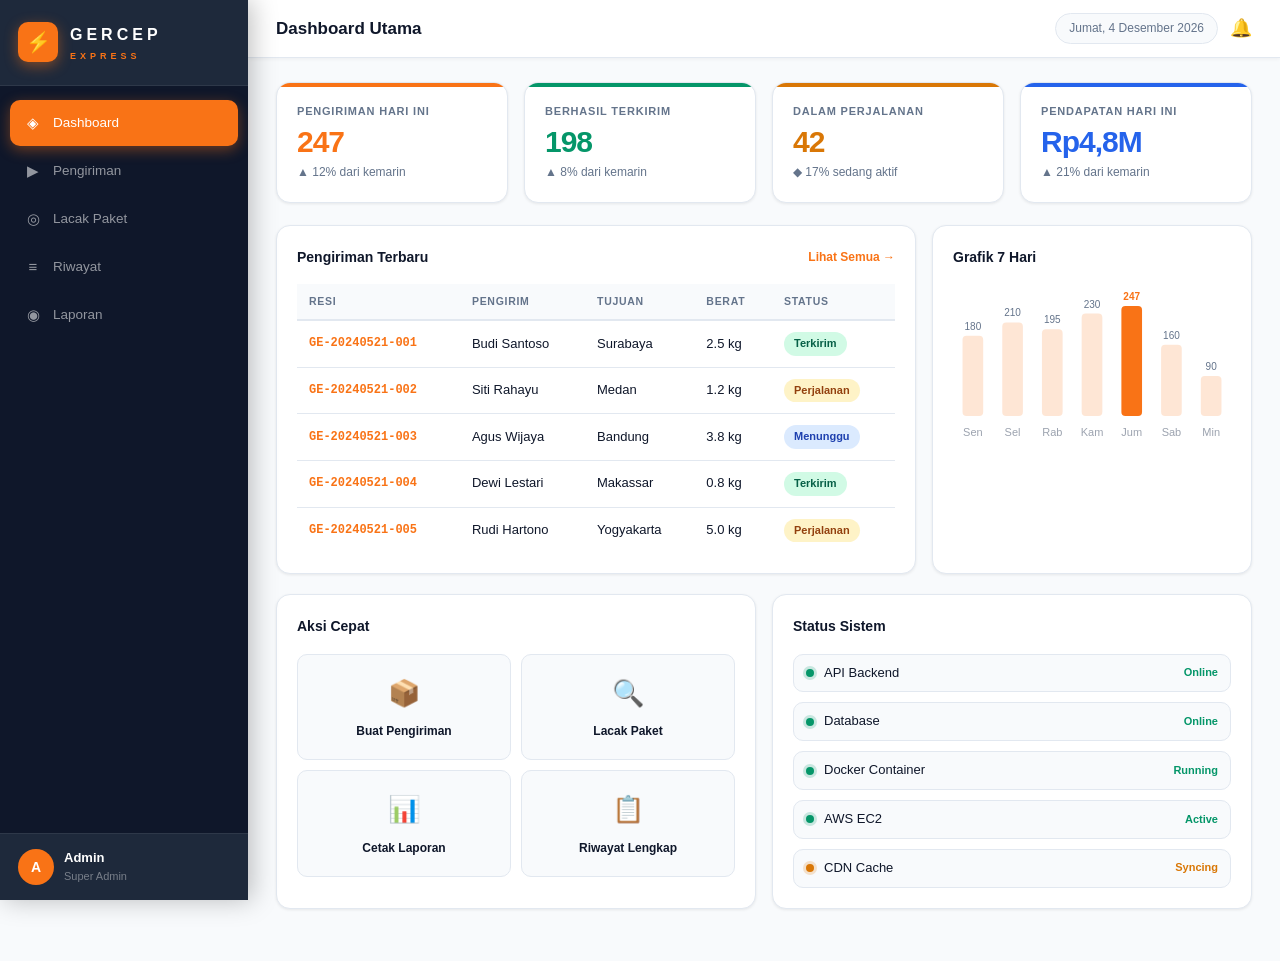
<file: index.html>
<!DOCTYPE html>
<html lang="id">
<head>
  <meta charset="UTF-8" />
  <meta name="viewport" content="width=device-width, initial-scale=1.0, maximum-scale=1.0, user-scalable=no" />
  <title>Gercep Express — Dashboard</title>
  <link rel="stylesheet" href="style.css" />
  <link href="https://fonts.googleapis.com/css2?family=Space+Grotesk:wght=300;400;500;600;700&family=DM+Mono:wght=400;500&display=swap" rel="stylesheet" />
</head>
<body>

  <aside class="sidebar" id="sidebar">
    <div class="sb-brand">
      <div class="sb-icon">⚡</div>
      <div>
        <div class="sb-name">GERCEP</div>
        <div class="sb-sub">EXPRESS</div>
      </div>
    </div>
    <nav class="sb-nav">
      <a href="index.html" class="nav-item active">
        <span class="nav-ic">◈</span>
        <span>Dashboard</span>
      </a>
      <a href="pengiriman.html" class="nav-item">
        <span class="nav-ic">▶</span>
        <span>Pengiriman</span>
      </a>
      <a href="lacak.html" class="nav-item">
        <span class="nav-ic">◎</span>
        <span>Lacak Paket</span>
      </a>
      <a href="riwayat.html" class="nav-item">
        <span class="nav-ic">≡</span>
        <span>Riwayat</span>
      </a>
      <a href="laporan.html" class="nav-item">
        <span class="nav-ic">◉</span>
        <span>Laporan</span>
      </a>
    </nav>
    <div class="sb-footer">
      <div class="sb-avatar">A</div>
      <div>
        <div class="sb-uname">Admin</div>
        <div class="sb-urole">Super Admin</div>
      </div>
    </div>
  </aside>

  <main class="main-wrap">

    <header class="topbar">
      <div class="topbar-l">
        <button class="menu-btn" onclick="document.getElementById('sidebar').classList.toggle('open')">☰</button>
        <div class="page-title">Dashboard Utama</div>
      </div>
      <div class="topbar-r">
        <div class="date-pill" id="current-date"></div>
        <div style="font-size: 18px; cursor: pointer;">🔔</div>
      </div>
    </header>

    <div class="content">

      <section class="stats-grid">
        <div class="sc sc-o">
          <div class="sc-lbl">PENGIRIMAN HARI INI</div>
          <div class="sc-val">247</div>
          <div class="sc-trend">▲ 12% dari kemarin</div>
        </div>
        <div class="sc sc-g">
          <div class="sc-lbl">BERHASIL TERKIRIM</div>
          <div class="sc-val">198</div>
          <div class="sc-trend">▲ 8% dari kemarin</div>
        </div>
        <div class="sc sc-y">
          <div class="sc-lbl">DALAM PERJALANAN</div>
          <div class="sc-val">42</div>
          <div class="sc-trend">◆ 17% sedang aktif</div>
        </div>
        <div class="sc sc-b">
          <div class="sc-lbl">PENDAPATAN HARI INI</div>
          <div class="sc-val">Rp4,8M</div>
          <div class="sc-trend">▲ 21% dari kemarin</div>
        </div>
      </section>

      <section class="mid-row" style="min-width: 0;">

        <div class="card" style="min-width: 0;">
          <div class="card-hdr">
            <div class="card-ttl">Pengiriman Terbaru</div>
            <a href="riwayat.html" class="card-lnk">Lihat Semua →</a>
          </div>
          <div style="overflow-x: auto; width: 100%;">
            <table class="tbl">
              <thead>
                <tr>
                  <th>RESI</th>
                  <th>PENGIRIM</th>
                  <th>TUJUAN</th>
                  <th>BERAT</th>
                  <th>STATUS</th>
                </tr>
              </thead>
              <tbody id="recent-orders"></tbody>
            </table>
          </div>
        </div>

        <div class="card" style="min-width: 0; display: flex; flex-direction: column;">
          <div class="card-hdr">
            <div class="card-ttl">Grafik 7 Hari</div>
          </div>
          <div style="flex: 1; width: 100%; position: relative;">
            <canvas id="chart-bar" style="display: block; max-width: 100%;"></canvas>
          </div>
        </div>
      </section>

      <section class="bot-row" style="min-width: 0;">
        <div class="card">
          <div class="card-ttl" style="margin-bottom:16px">Aksi Cepat</div>
          <div class="qa-grid">
            <a href="pengiriman.html" class="qa-btn">
              <span class="qa-icon">📦</span>
              <span>Buat Pengiriman</span>
            </a>
            <a href="lacak.html" class="qa-btn">
              <span class="qa-icon">🔍</span>
              <span>Lacak Paket</span>
            </a>
            <a href="laporan.html" class="qa-btn">
              <span class="qa-icon">📊</span>
              <span>Cetak Laporan</span>
            </a>
            <a href="riwayat.html" class="qa-btn">
              <span class="qa-icon">📋</span>
              <span>Riwayat Lengkap</span>
            </a>
          </div>
        </div>

        <div class="card">
          <div class="card-ttl" style="margin-bottom:16px">Status Sistem</div>
          <div class="st-list">
            <div class="st-item"><span class="dot dot-g"></span><span>API Backend</span><span class="lbl-ok">Online</span></div>
            <div class="st-item"><span class="dot dot-g"></span><span>Database</span><span class="lbl-ok">Online</span></div>
            <div class="st-item"><span class="dot dot-g"></span><span>Docker Container</span><span class="lbl-ok">Running</span></div>
            <div class="st-item"><span class="dot dot-g"></span><span>AWS EC2</span><span class="lbl-ok">Active</span></div>
            <div class="st-item"><span class="dot dot-y"></span><span>CDN Cache</span><span class="lbl-wr">Syncing</span></div>
          </div>
        </div>
      </section>

    </div>
  </main>

  <script>
    // Inisialisasi Tanggal Real-time
    document.getElementById('current-date').textContent =
      new Date().toLocaleDateString('id-ID', {
        weekday:'long', day:'numeric', month:'long', year:'numeric'
      });

    // Inisialisasi Data Tabel
    var orders = [
      { resi:'GE-20240521-001', pengirim:'Budi Santoso',  tujuan:'Surabaya',   berat:'2.5 kg', status:'delivered' },
      { resi:'GE-20240521-002', pengirim:'Siti Rahayu',   tujuan:'Medan',      berat:'1.2 kg', status:'transit'   },
      { resi:'GE-20240521-003', pengirim:'Agus Wijaya',   tujuan:'Bandung',    berat:'3.8 kg', status:'pending'   },
      { resi:'GE-20240521-004', pengirim:'Dewi Lestari',  tujuan:'Makassar',   berat:'0.8 kg', status:'delivered' },
      { resi:'GE-20240521-005', pengirim:'Rudi Hartono',  tujuan:'Yogyakarta', berat:'5.0 kg', status:'transit'   },
    ];
    
    var badgeMap = {
      delivered: '<span class="badge b-grn">Terkirim</span>',
      transit:   '<span class="badge b-yel">Perjalanan</span>',
      pending:   '<span class="badge b-blu">Menunggu</span>',
    };
    
    var tbody = document.getElementById('recent-orders');
    if(tbody) {
      orders.forEach(function(o) {
        var tr = document.createElement('tr');
        tr.innerHTML =
          '<td class="mono">' + o.resi + '</td>' +
          '<td>' + o.pengirim + '</td>' +
          '<td>' + o.tujuan + '</td>' +
          '<td>' + o.berat + '</td>' +
          '<td>' + badgeMap[o.status] + '</td>';
        tbody.appendChild(tr);
      });
    }

    // Inisialisasi Canvas Chart Dinamis
    (function() {
      var canvas = document.getElementById('chart-bar');
      if (!canvas) return;
      var ctx    = canvas.getContext('2d');
      var days   = ['Sen','Sel','Rab','Kam','Jum','Sab','Min'];
      var vals   = [180, 210, 195, 230, 247, 160, 90];
      var maxV   = Math.max.apply(null, vals);
      var parent = canvas.parentElement;
      var W      = parent.clientWidth;
      if (W < 100) W = 260;
      
      canvas.width  = W;
      canvas.height = 170;
      var gap  = W / days.length;
      var barW = gap * 0.52;
      
      vals.forEach(function(v, i) {
        var h = (v / maxV) * 110;
        var x = i * gap + (gap - barW) / 2;
        var y = 132 - h;
        ctx.fillStyle = (i === 4) ? '#F97316' : 'rgba(249,115,22,0.18)';
        ctx.beginPath();
        if (ctx.roundRect) { ctx.roundRect(x, y, barW, h, 4); }
        else { ctx.rect(x, y, barW, h); }
        ctx.fill();
        
        ctx.fillStyle = '#9CA3AF';
        ctx.font = '11px sans-serif';
        ctx.textAlign = 'center';
        ctx.fillText(days[i], x + barW / 2, 152);
        
        ctx.fillStyle = (i === 4) ? '#F97316' : '#64748B';
        ctx.font = (i === 4 ? 'bold ' : '') + '10px sans-serif';
        ctx.fillText(v, x + barW / 2, y - 6);
      });
    })();
  </script>
</body>
</html>
</file>
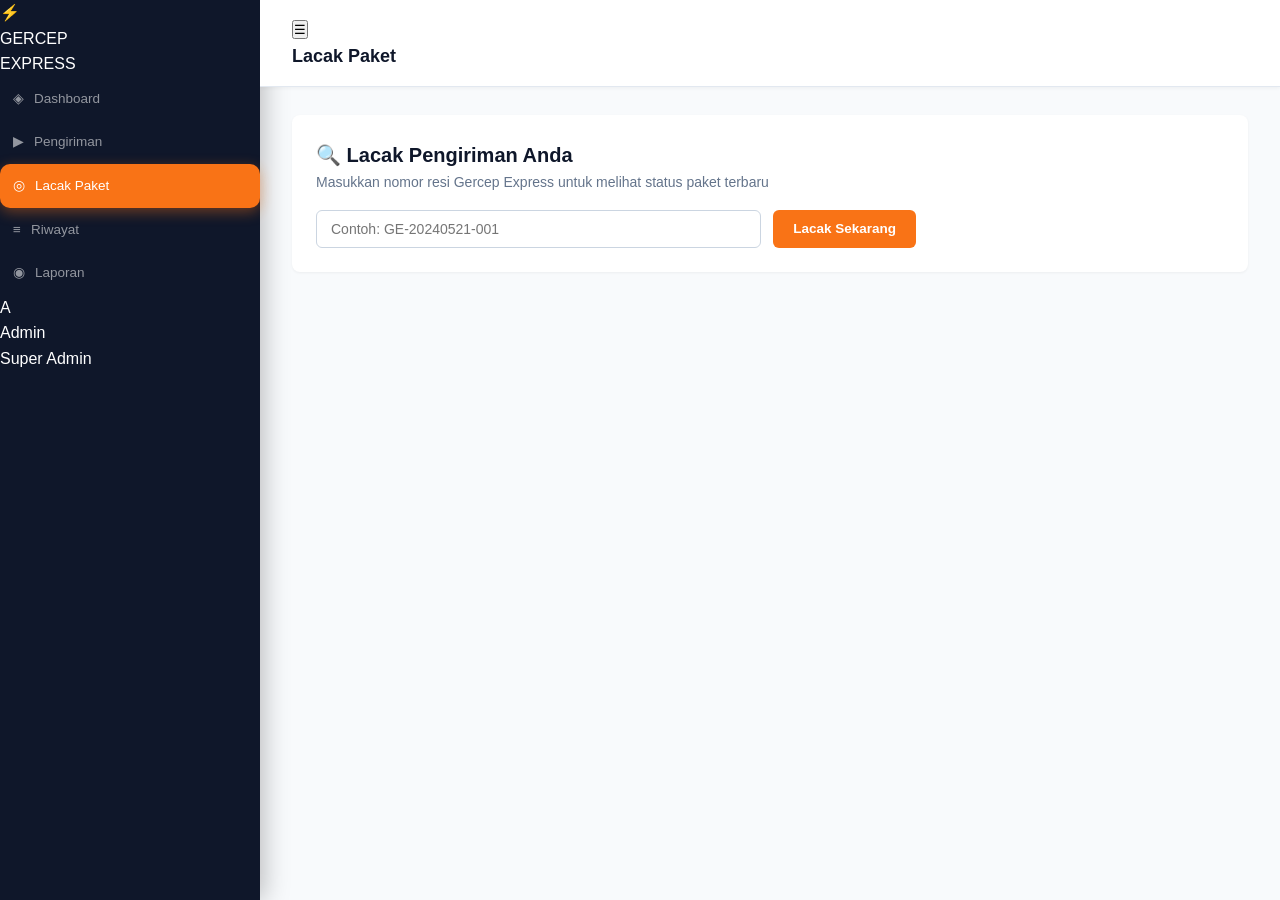
<file: lacak.html>
<!DOCTYPE html>
<html lang="id">
<head>
  <meta charset="UTF-8" />
  <meta name="viewport" content="width=device-width, initial-scale=1.0" />
  <title>Gercep Express — Lacak Paket</title>
  <link rel="stylesheet" href="style.css" />
  <link href="https://fonts.googleapis.com/css2?family=Space+Grotesk:wght@300;400;500;600;700&family=DM+Mono:wght@400;500&display=swap" rel="stylesheet" />
</head>
<body style="margin: 0; padding: 0; box-sizing: border-box;">

  <aside class="sidebar" id="sidebar" style="position: fixed; top: 0; left: 0; bottom: 0; width: 260px; z-index: 100;">
    <div class="sidebar-brand">
      <div class="brand-icon">⚡</div>
      <div>
        <div class="brand-name">GERCEP</div>
        <div class="brand-sub">EXPRESS</div>
      </div>
    </div>
    <nav class="sidebar-nav">
      <a href="index.html" class="nav-item"><span class="nav-icon">◈</span><span>Dashboard</span></a>
      <a href="pengiriman.html" class="nav-item"><span class="nav-icon">▶</span><span>Pengiriman</span></a>
      <a href="lacak.html" class="nav-item active"><span class="nav-icon">◎</span><span>Lacak Paket</span></a>
      <a href="riwayat.html" class="nav-item"><span class="nav-icon">≡</span><span>Riwayat</span></a>
      <a href="laporan.html" class="nav-item"><span class="nav-icon">◉</span><span>Laporan</span></a>
    </nav>
    <div class="sidebar-footer">
      <div class="user-info">
        <div class="user-avatar">A</div>
        <div><div class="user-name">Admin</div><div class="user-role">Super Admin</div></div>
      </div>
    </div>
  </aside>

  <main class="main-content" style="margin-left: 260px; min-height: 100vh; background-color: #f8fafc; display: block; overflow-x: hidden;">
    <header class="topbar" style="padding: 16px 32px; background: #fff; border-bottom: 1px solid #e2e8f0;">
      <div class="topbar-left">
        <button class="menu-toggle" onclick="toggleSidebar()">☰</button>
        <div class="page-title" style="font-weight: 600; font-size: 18px;">Lacak Paket</div>
      </div>
    </header>

    <div style="padding: 28px 32px 40px; box-sizing: border-box;">
      
      <div class="tracking-box" style="background: #fff; padding: 24px; border-radius: 8px; box-shadow: 0 1px 3px rgba(0,0,0,0.05); margin-bottom: 24px;">
        <h2 style="margin-top: 0; font-size: 20px;">🔍 Lacak Pengiriman Anda</h2>
        <p style="color: var(--text-muted, #64748B); font-size: 14px; margin-bottom: 16px;">Masukkan nomor resi Gercep Express untuk melihat status paket terbaru</p>
        <div class="track-input-row" style="display: flex; gap: 12px; max-width: 600px;">
          <input type="text" id="resi-input" placeholder="Contoh: GE-20240521-001" style="flex: 1; padding: 10px 14px; border: 1px solid #cbd5e1; border-radius: 6px; font-size: 14px;" />
          <button class="btn btn-primary" onclick="lacakPaket()" style="white-space: nowrap; padding: 10px 20px; background: #F97316; color: #fff; border: none; border-radius: 6px; font-weight: 600; cursor: pointer;">Lacak Sekarang</button>
        </div>
      </div>

      <div id="tracking-result" style="display: none;">
        <div class="card" style="background: #fff; padding: 24px; border-radius: 8px; margin-bottom: 20px; box-shadow: 0 1px 3px rgba(0,0,0,0.05);">
          <div style="display: flex; align-items: center; justify-content: space-between; margin-bottom: 20px; padding-bottom: 16px; border-bottom: 1px solid #e2e8f0; flex-wrap: wrap; gap: 12px;">
            <div>
              <div style="font-size: 12px; color: var(--text-muted, #64748B); margin-bottom: 4px; letter-spacing: 0.5px;">NOMOR RESI</div>
              <div class="mono" style="font-size: 20px; font-weight: 700; font-family: 'DM Mono', monospace;" id="result-resi">GE-20240521-001</div>
            </div>
            <div id="result-badge"></div>
          </div>
          
          <div style="display: grid; grid-template-columns: repeat(auto-fit, minmax(180px, 1fr)); gap: 20px;">
            <div>
              <div style="font-size: 11px; color: var(--text-muted, #64748B); margin-bottom: 4px; text-transform: uppercase; letter-spacing: 1px;">Pengirim</div>
              <div style="font-weight: 600;" id="result-pengirim">-</div>
            </div>
            <div>
              <div style="font-size: 11px; color: var(--text-muted, #64748B); margin-bottom: 4px; text-transform: uppercase; letter-spacing: 1px;">Penerima</div>
              <div style="font-weight: 600;" id="result-penerima">-</div>
            </div>
            <div>
              <div style="font-size: 11px; color: var(--text-muted, #64748B); margin-bottom: 4px; text-transform: uppercase; letter-spacing: 1px;">Rute</div>
              <div style="font-weight: 600;" id="result-rute">-</div>
            </div>
            <div>
              <div style="font-size: 11px; color: var(--text-muted, #64748B); margin-bottom: 4px; text-transform: uppercase; letter-spacing: 1px;">Estimasi Tiba</div>
              <div style="font-weight: 600; color: #F97316;" id="result-eta">-</div>
            </div>
          </div>
        </div>

        <div class="card" style="background: #fff; padding: 24px; border-radius: 8px; box-shadow: 0 1px 3px rgba(0,0,0,0.05);">
          <div class="card-title" style="margin-bottom: 20px; font-weight: 600; font-size: 16px;">📍 Status Pengiriman</div>
          <div class="timeline" id="tracking-timeline"></div>
        </div>
      </div>

      <div id="tracking-notfound" style="display: none;">
        <div class="card" style="text-align: center; padding: 48px; background: #fff; border-radius: 8px; box-shadow: 0 1px 3px rgba(0,0,0,0.05);">
          <div style="font-size: 48px; margin-bottom: 16px;">😕</div>
          <div style="font-size: 18px; font-weight: 700; margin-bottom: 8px;">Resi Tidak Ditemukan</div>
          <div style="color: var(--text-muted, #64748B);">Pastikan nomor resi yang Anda masukkan benar atau sudah terdaftar.</div>
        </div>
      </div>
      
    </div>
  </main>

  <script src="app.js"></script>
  <script>
    // 1. Data Demo Statis Bawaan
    const DEMO_PACKAGES = {
      'GE-20240521-001': {
        pengirim: 'Budi Santoso', penerima: 'Dewi Lestari',
        asal: 'Jakarta', tujuan: 'Surabaya',
        berat: '2.5 kg', layanan: 'Regular',
        status: 'delivered', eta: '23 Mei 2024',
        timeline: [
          { icon:'✅', label:'Paket Diterima', desc:'Paket berhasil diterima oleh kurir tujuan.', time:'23 Mei 2024, 14:30', active:true },
          { icon:'🏠', label:'Di Gudang Tujuan', desc:'Paket tiba di gudang Surabaya Rungkut.', time:'23 Mei 2024, 08:15', active:true },
          { icon:'🚚', label:'Dalam Perjalanan', desc:'Paket sedang dalam perjalanan menuju kota tujuan.', time:'22 Mei 2024, 22:00', active:true },
          { icon:'🏭', label:'Di Gudang Transit', desc:'Paket transit di gudang Semarang Hub.', time:'22 Mei 2024, 11:00', active:true },
          { icon:'📦', label:'Paket Diambil', desc:'Kurir mengambil paket dari pengirim.', time:'21 Mei 2024, 09:00', active:true },
          { icon:'📝', label:'Pesanan Dibuat', desc:'Pengiriman berhasil didaftarkan ke sistem.', time:'21 Mei 2024, 08:30', active:true },
        ]
      },
      'GE-20240521-002': {
        pengirim: 'Siti Rahayu', penerima: 'Ahmad Fauzi',
        asal: 'Bandung', tujuan: 'Medan',
        berat: '1.2 kg', layanan: 'Express',
        status: 'transit', eta: '22 Mei 2024',
        timeline: [
          { icon:'🚚', label:'Dalam Perjalanan', desc:'Paket sedang dalam perjalanan menuju Medan.', time:'21 Mei 2024, 18:00', active:true },
          { icon:'🏭', label:'Di Gudang Transit', desc:'Paket transit di gudang Medan Hub.', time:'21 Mei 2024, 10:00', active:true },
          { icon:'📦', label:'Paket Diambil', desc:'Kurir mengambil paket dari pengirim.', time:'21 Mei 2024, 07:30', active:true },
          { icon:'📝', label:'Pesanan Dibuat', desc:'Pengiriman berhasil didaftarkan ke sistem.', time:'21 Mei 2024, 07:00', active:true },
          { icon:'🏠', label:'Di Gudang Tujuan', desc:'Menunggu kedatangan...', time:'—', active:false },
          { icon:'✅', label:'Paket Diterima', desc:'Menunggu kedatangan...', time:'—', active:false },
        ]
      }
    };

    const statusBadge = {
      delivered: '<span style="background: #DCFCE7; color: #166534; font-size:13px; padding:6px 16px; border-radius:20px; font-weight:600">✅ Terkirim</span>',
      transit:   '<span style="background: #FEF3C7; color: #92400E; font-size:13px; padding:6px 16px; border-radius:20px; font-weight:600">🚚 Dalam Perjalanan</span>',
      pending:   '<span style="background: #E0F2FE; color: #0369A1; font-size:13px; padding:6px 16px; border-radius:20px; font-weight:600">🕐 Menunggu Pickup</span>',
    };

    function lacakPaket() {
      const resi = document.getElementById('resi-input').value.trim().toUpperCase();
      
      // Sembunyikan hasil lama
      document.getElementById('tracking-result').style.display = 'none';
      document.getElementById('tracking-notfound').style.display = 'none';

      if (!resi) return;

      let data = null;

      // Cek apakah data ada di LocalStorage (dari pengiriman/riwayat)
      const localData = localStorage.getItem('pengiriman_list');
      if (localData) {
        const listData = JSON.parse(localData);
        // Cari paket yang memiliki resi sesuai inputan
        const found = listData.find(item => item.resi.toUpperCase() === resi);
        if (found) {
          // Format ulang objek agar pas dengan struktur layout pencarian
          data = {
            pengirim: found.pengirim || 'Admin Gercep',
            penerima: found.penerima,
            asal: found.asal || 'Jakarta Hub',
            tujuan: found.tujuan,
            status: found.status || 'pending',
            eta: found.eta || 'Hari Ini',
            timeline: found.timeline || [
              { icon:'📝', label:'Pesanan Dibuat', desc:'Pengiriman terdaftar melalui dashboard.', time: found.tanggal || 'Baru Saja', active:true },
              { icon:'📦', label:'Paket Diambil', desc:'Menunggu Kurir Driver menjemput paket.', time:'—', active:false }
            ]
          };
        }
      }

      // Jika di LocalStorage tidak ada, ambil dari data demo statis di atas
      if (!data) {
        data = DEMO_PACKAGES[resi];
      }

      // Jika data tetap tidak ketemu, tampilkan "Not Found"
      if (!data) {
        document.getElementById('tracking-notfound').style.display = 'block';
        return;
      }

      // Tampilkan Data Ke Elemen HTML
      document.getElementById('result-resi').textContent = resi;
      document.getElementById('result-badge').innerHTML = statusBadge[data.status] || statusBadge['pending'];
      document.getElementById('result-pengirim').textContent = data.pengirim;
      document.getElementById('result-penerima').textContent = data.penerima;
      document.getElementById('result-rute').textContent = `${data.asal} → ${data.tujuan}`;
      document.getElementById('result-eta').textContent = data.eta;

      // Render Baris Jalur Linimasa/Timeline
      const tl = document.getElementById('tracking-timeline');
      tl.innerHTML = '';
      data.timeline.forEach((item) => {
        tl.innerHTML += `
          <div class="timeline-item" style="display: flex; gap: 16px; margin-bottom: 20px; position: relative;">
            <div class="tl-dot" style="font-size: 20px; opacity: ${item.active ? '1' : '0.4'}">${item.icon}</div>
            <div class="tl-content">
              <div class="tl-title" style="font-weight: 600; color: ${item.active ? '#1e293b' : '#94a3b8'}">${item.label}</div>
              <div class="tl-desc" style="font-size: 13px; color: #64748b; margin: 2px 0 4px;">${item.desc}</div>
              <div class="tl-time" style="font-size: 11px; color: #94a3b8;">${item.time}</div>
            </div>
          </div>`;
      });

      document.getElementById('tracking-result').style.display = 'block';
    }

    // Mengizinkan eksekusi tombol Enter saat mengetik nomor resi
    document.getElementById('resi-input').addEventListener('keydown', e => {
      if (e.key === 'Enter') lacakPaket();
    });
  </script>
</body>
</html>
</file>
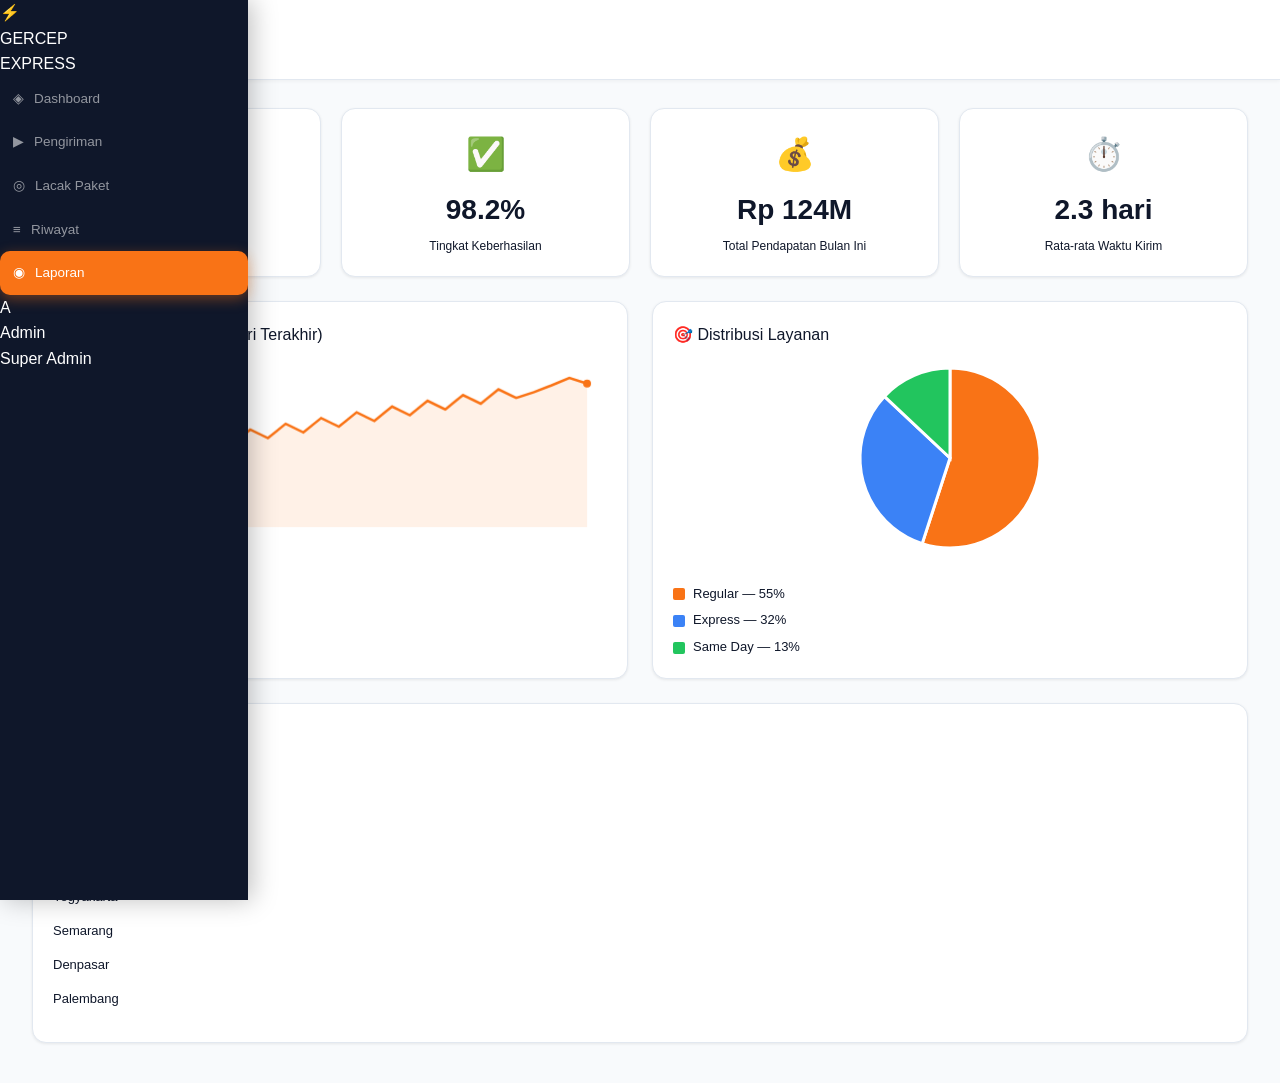
<file: laporan.html>
<!DOCTYPE html>
<html lang="id">
<head>
  <meta charset="UTF-8" />
  <meta name="viewport" content="width=device-width, initial-scale=1.0" />
  <title>Gercep Express — Laporan</title>
  <link rel="stylesheet" href="style.css" />
  <link href="https://fonts.googleapis.com/css2?family=Space+Grotesk:wght@300;400;500;600;700&family=DM+Mono:wght@400;500&display=swap" rel="stylesheet" />
</head>
<body>
  <aside class="sidebar" id="sidebar">
    <div class="sidebar-brand">
      <div class="brand-icon">⚡</div>
      <div><div class="brand-name">GERCEP</div><div class="brand-sub">EXPRESS</div></div>
    </div>
    <nav class="sidebar-nav">
      <a href="index.html" class="nav-item"><span class="nav-icon">◈</span><span>Dashboard</span></a>
      <a href="pengiriman.html" class="nav-item"><span class="nav-icon">▶</span><span>Pengiriman</span></a>
      <a href="lacak.html" class="nav-item"><span class="nav-icon">◎</span><span>Lacak Paket</span></a>
      <a href="riwayat.html" class="nav-item"><span class="nav-icon">≡</span><span>Riwayat</span></a>
      <a href="laporan.html" class="nav-item active"><span class="nav-icon">◉</span><span>Laporan</span></a>
    </nav>
    <div class="sidebar-footer">
      <div class="user-info">
        <div class="user-avatar">A</div>
        <div><div class="user-name">Admin</div><div class="user-role">Super Admin</div></div>
      </div>
    </div>
  </aside>

  <main class="main-content">
    <header class="topbar">
      <div class="topbar-left">
        <button class="menu-toggle" onclick="toggleSidebar()">☰</button>
        <div class="page-title">Laporan & Analitik</div>
      </div>
    </header>

    <div style="padding:28px 32px 40px; max-width: 100%; overflow-x: hidden;">
      
      <div style="display:grid; grid-template-columns:repeat(auto-fit, minmax(240px, 1fr)); gap:20px; margin-bottom:24px">
        <div class="card" style="text-align:center">
          <div style="font-size:32px;margin-bottom:8px">📦</div>
          <div style="font-size:28px;font-weight:700;color:var(--orange)">1.240</div>
          <div style="font-size:12px;color:var(--text-muted);margin-top:4px">Total Pengiriman Bulan Ini</div>
        </div>
        <div class="card" style="text-align:center">
          <div style="font-size:32px;margin-bottom:8px">✅</div>
          <div style="font-size:28px;font-weight:700;color:var(--green)">98.2%</div>
          <div style="font-size:12px;color:var(--text-muted);margin-top:4px">Tingkat Keberhasilan</div>
        </div>
        <div class="card" style="text-align:center">
          <div style="font-size:32px;margin-bottom:8px">💰</div>
          <div style="font-size:28px;font-weight:700;color:var(--blue)">Rp 124M</div>
          <div style="font-size:12px;color:var(--text-muted);margin-top:4px">Total Pendapatan Bulan Ini</div>
        </div>
        <div class="card" style="text-align:center">
          <div style="font-size:32px;margin-bottom:8px">⏱️</div>
          <div style="font-size:28px;font-weight:700;color:var(--yellow)">2.3 hari</div>
          <div style="font-size:12px;color:var(--text-muted);margin-top:4px">Rata-rata Waktu Kirim</div>
        </div>
      </div>

      <div style="display:grid; grid-template-columns:repeat(auto-fit, minmax(300px, 1fr)); gap:24px; margin-bottom:24px">
        
        <div class="card" style="min-width: 0;">
          <div class="card-header">
            <div class="card-title">📈 Tren Pengiriman (30 Hari Terakhir)</div>
          </div>
          <canvas id="trend-chart" height="200" style="width: 100%;"></canvas>
        </div>

        <div class="card" style="min-width: 0;">
          <div class="card-header">
            <div class="card-title">🎯 Distribusi Layanan</div>
          </div>
          <canvas id="pie-chart" width="220" height="220" style="display:block;margin:0 auto"></canvas>
          <div style="margin-top:16px">
            <div style="display:flex;align-items:center;gap:8px;margin-bottom:6px;font-size:13px">
              <span style="width:12px;height:12px;background:#F97316;border-radius:2px;display:inline-block"></span>
              Regular — 55%
            </div>
            <div style="display:flex;align-items:center;gap:8px;margin-bottom:6px;font-size:13px">
              <span style="width:12px;height:12px;background:#3B82F6;border-radius:2px;display:inline-block"></span>
              Express — 32%
            </div>
            <div style="display:flex;align-items:center;gap:8px;font-size:13px">
              <span style="width:12px;height:12px;background:#22C55E;border-radius:2px;display:inline-block"></span>
              Same Day — 13%
            </div>
          </div>
        </div>
      </div>

      <div class="card">
        <div class="card-header">
          <div class="card-title">🗺️ Kota Tujuan Terpopuler</div>
        </div>
        <div style="display:grid;gap:12px">
          <div id="city-bars"></div>
        </div>
      </div>
    </div>
  </main>

  <script src="app.js"></script>
  <script>
    // Memastikan parent element sudah ter-render sempurna sebelum menggambar canvas
    setTimeout(() => {
      // Trend Chart
      const tc = document.getElementById('trend-chart').getContext('2d');
      // Menyesuaikan lebar secara dinamis
      const W = tc.canvas.parentElement.offsetWidth - 40; // Sesuaikan margin internal
      tc.canvas.width = W; 
      tc.canvas.height = 200;
      
      const vals = [80,95,110,98,120,135,115,140,160,145,170,155,180,165,190,175,200,185,210,195,220,205,230,215,240,225,235,247,260,250];
      const maxV = Math.max(...vals);
      const pts = vals.map((v,i) => [i * (W-40)/29 + 20, 180 - (v/maxV)*150]);
      
      tc.beginPath(); 
      tc.strokeStyle='#F97316'; 
      tc.lineWidth=2.5;
      pts.forEach((p,i) => i===0 ? tc.moveTo(...p) : tc.lineTo(...p));
      tc.stroke();
      
      // Fill
      tc.lineTo(pts[pts.length-1][0], 180); 
      tc.lineTo(pts[0][0], 180);
      tc.closePath(); 
      tc.fillStyle='rgba(249,115,22,0.1)'; 
      tc.fill();
      
      // Dots for first and last
      [pts[0], pts[pts.length-1]].forEach(p => {
        tc.beginPath(); tc.arc(p[0],p[1],4,0,Math.PI*2);
        tc.fillStyle='#F97316'; tc.fill();
      });

      // Pie Chart
      const pc = document.getElementById('pie-chart').getContext('2d');
      const slices = [{v:55,c:'#F97316'},{v:32,c:'#3B82F6'},{v:13,c:'#22C55E'}];
      let start = -Math.PI/2;
      slices.forEach(s => {
        const angle = (s.v/100)*Math.PI*2;
        pc.beginPath(); pc.moveTo(110,110);
        pc.arc(110,110,90,start,start+angle);
        pc.closePath(); pc.fillStyle=s.c; pc.fill();
        pc.lineWidth=3; pc.strokeStyle='#fff'; pc.stroke();
        start += angle;
      });

      // City bars
      const cities = [
        {city:'Surabaya',count:328},{city:'Medan',count:276},{city:'Makassar',count:198},
        {city:'Bandung',count:187},{city:'Yogyakarta',count:156},{city:'Semarang',count:134},
        {city:'Denpasar',count:108},{city:'Palembang',count:92},
      ];
      const maxCount = cities[0].count;
      document.getElementById('city-bars').innerHTML = cities.map(c => `
        <div style="display:flex;align-items:center;gap:12px;margin-bottom:10px">
          <div style="width:100px;font-size:13px;font-weight:500;flex-shrink:0">${c.city}</div>
          <div style="flex:1;background:var(--surface2);border-radius:6px;height:24px;overflow:hidden">
            <div style="width:${(c.count/maxCount*100)}%;background:var(--orange);height:100%;border-radius:6px;display:flex;align-items:center;padding:0 8px">
              <span style="font-size:11px;color:#fff;font-weight:600">${c.count}</span>
            </div>
          </div>
        </div>
      `).join('');
    }, 100); // Timeout kecil memastikan CSS selesai dimuat sebelum Canvas digambar
  </script>
</body>
</html>
</file>
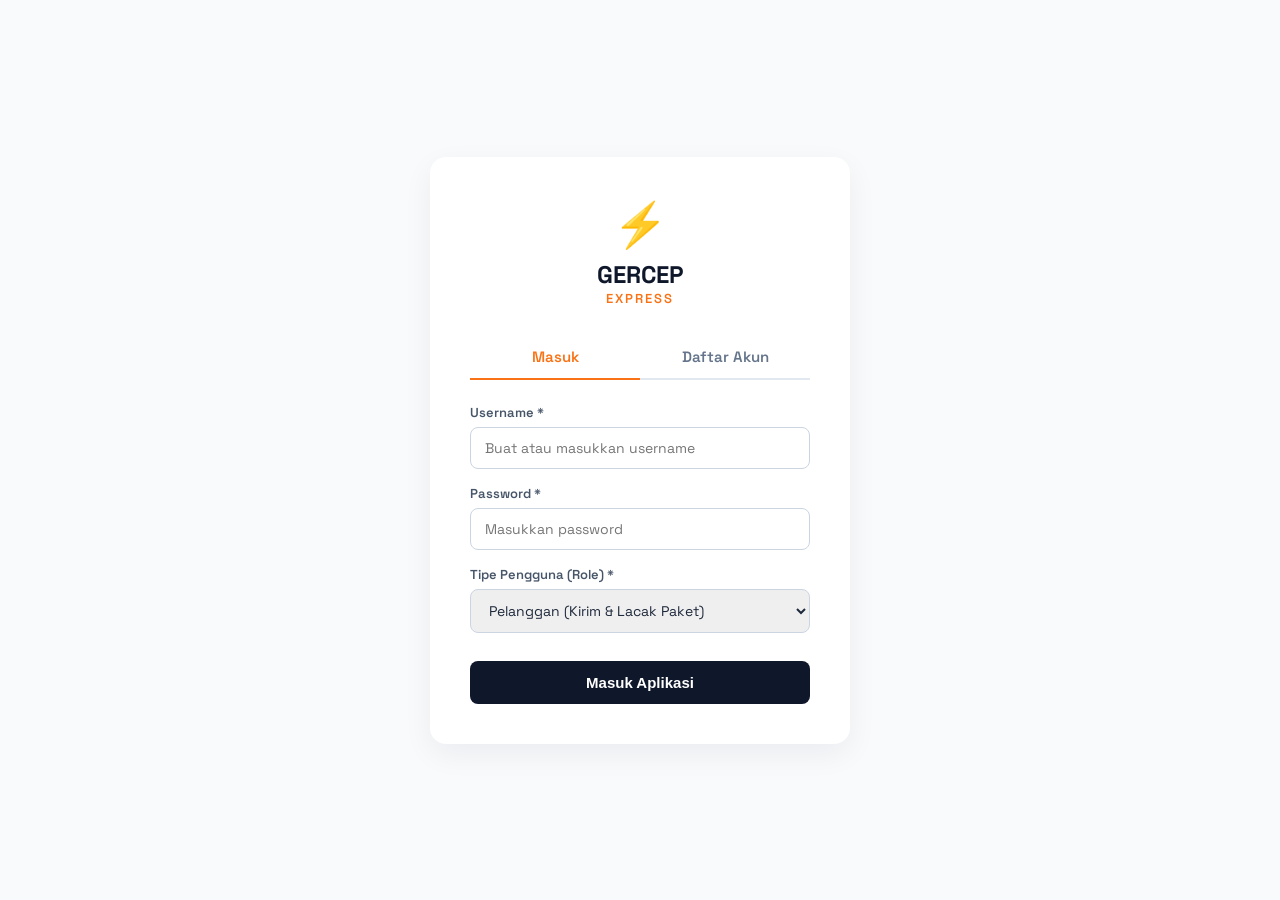
<file: login.html>
<!DOCTYPE html>
<html lang="id">
<head>
  <meta charset="UTF-8">
  <meta name="viewport" content="width=device-width, initial-scale=1.0">
  <title>Autentikasi Gercep Express</title>
  <link href="https://fonts.googleapis.com/css2?family=Space+Grotesk:wght@400;500;600;700&display=swap" rel="stylesheet">
  <style>
    body {
      margin: 0;
      font-family: 'Space Grotesk', sans-serif;
      background-color: #f8fafc;
      display: flex;
      justify-content: center;
      align-items: center;
      min-height: 100vh;
    }
    .auth-container {
      background: #ffffff;
      padding: 40px;
      border-radius: 16px;
      box-shadow: 0 10px 30px rgba(15, 23, 42, 0.06);
      width: 100%;
      max-width: 420px;
      box-sizing: border-box;
    }
    .logo-section {
      text-align: center;
      margin-bottom: 28px;
    }
    .logo-icon { font-size: 44px; margin-bottom: 6px; }
    .logo-text { font-size: 24px; font-weight: 700; color: #0f172a; margin: 0; }
    .logo-sub { font-size: 13px; color: #F97316; font-weight: 600; letter-spacing: 2px; }

    /* Switcher Utama: Login vs Sign Up */
    .mode-switcher {
      display: flex;
      border-bottom: 2px solid #e2e8f0;
      margin-bottom: 24px;
    }
    .mode-btn {
      flex: 1;
      padding: 12px;
      background: none;
      border: none;
      font-family: inherit;
      font-size: 15px;
      font-weight: 600;
      color: #64748b;
      cursor: pointer;
      transition: all 0.2s ease;
      text-align: center;
    }
    .mode-btn.active {
      color: #F97316;
      border-bottom: 2px solid #F97316;
      margin-bottom: -2px;
    }

    /* Pilihan Role Dropdown / Selector */
    .form-group {
      text-align: left;
      margin-bottom: 16px;
    }
    .form-group label {
      display: block;
      font-size: 13px;
      font-weight: 600;
      color: #475569;
      margin-bottom: 6px;
    }
    .form-control {
      width: 100%;
      padding: 11px 14px;
      border: 1px solid #cbd5e1;
      border-radius: 8px;
      font-size: 14px;
      font-family: inherit;
      box-sizing: border-box;
      color: #1e293b;
      transition: all 0.2s;
    }
    .form-control:focus {
      outline: none;
      border-color: #F97316;
      box-shadow: 0 0 0 3px rgba(249, 115, 22, 0.15);
    }

    .btn-submit {
      width: 100%;
      padding: 13px;
      background: #0f172a;
      color: #ffffff;
      border: none;
      border-radius: 8px;
      font-size: 15px;
      font-weight: 600;
      cursor: pointer;
      margin-top: 12px;
      transition: background 0.2s;
    }
    .btn-submit:hover { background: #1e293b; }
    
    .alert-box {
      font-size: 13px;
      font-weight: 500;
      padding: 10px 14px;
      border-radius: 6px;
      margin-bottom: 16px;
      display: none;
      text-align: left;
    }
    .alert-danger { background: #fee2e2; color: #b91c1c; border: 1px solid #fca5a5; }
    .alert-success { background: #dcfce7; color: #15803d; border: 1px solid #86efac; }
  </style>
</head>
<body>

  <div class="auth-container">
    <div class="logo-section">
      <div class="logo-icon">⚡</div>
      <h1 class="logo-text">GERCEP</h1>
      <div class="logo-sub">EXPRESS</div>
    </div>

    <div class="mode-switcher">
      <button class="mode-btn active" id="tab-login" onclick="switchMode('login')">Masuk</button>
      <button class="mode-btn" id="tab-signup" onclick="switchMode('signup')">Daftar Akun</button>
    </div>

    <div id="alert-msg" class="alert-box"></div>

    <form id="authForm" onsubmit="handleSubmit(event)">
      <div class="form-group" id="group-fullname" style="display: none;">
        <label>Nama Lengkap *</label>
        <input type="text" id="fullname" class="form-control" placeholder="Masukkan nama lengkap Anda">
      </div>

      <div class="form-group">
        <label>Username *</label>
        <input type="text" id="username" class="form-control" placeholder="Buat atau masukkan username" required>
      </div>

      <div class="form-group">
        <label>Password *</label>
        <input type="password" id="password" class="form-control" placeholder="Masukkan password" required>
      </div>

      <div class="form-group">
        <label>Tipe Pengguna (Role) *</label>
        <select id="role" class="form-control" required>
          <option value="Pelanggan">Pelanggan (Kirim & Lacak Paket)</option>
          <option value="JasaKirim">Pihak Jasa Kirim (Petugas/Admin)</option>
        </select>
      </div>

      <button type="submit" id="submit-btn" class="btn-submit">Masuk Aplikasi</button>
    </form>
  </div>

  <script>
    let currentMode = 'login';

    // Inisialisasi Database Lokal jika belum ada sama sekali di komputer user
    if (!localStorage.getItem('gercep_user_database')) {
      localStorage.setItem('gercep_user_database', JSON.stringify([]));
    }

    function switchMode(mode) {
      currentMode = mode;
      const tabLogin = document.getElementById('tab-login');
      const tabSignup = document.getElementById('tab-signup');
      const groupFullName = document.getElementById('group-fullname');
      const submitBtn = document.getElementById('submit-btn');
      const alertBox = document.getElementById('alert-msg');
      
      alertBox.style.display = 'none';
      document.getElementById('authForm').reset();

      if (mode === 'login') {
        tabLogin.classList.add('active');
        tabSignup.classList.remove('active');
        groupFullName.style.display = 'none';
        document.getElementById('fullname').removeAttribute('required');
        submitBtn.textContent = 'Masuk Aplikasi';
      } else {
        tabLogin.classList.remove('active');
        tabSignup.classList.add('active');
        groupFullName.style.display = 'block';
        document.getElementById('fullname').setAttribute('required', 'required');
        submitBtn.textContent = 'Daftar Akun Baru';
      }
    }

    function showAlert(text, type) {
      const alertBox = document.getElementById('alert-msg');
      alertBox.textContent = text;
      alertBox.className = 'alert-box ' + (type === 'success' ? 'alert-success' : 'alert-danger');
      alertBox.style.display = 'block';
    }

    function handleSubmit(event) {
      event.preventDefault();
      
      const usernameVal = document.getElementById('username').value.trim().toLowerCase();
      const passwordVal = document.getElementById('password').value;
      const roleVal = document.getElementById('role').value;
      
      // Ambil data terbaru dari Database Lokal (localStorage)
      let userDb = JSON.parse(localStorage.getItem('gercep_user_database'));

      if (currentMode === 'signup') {
        const fullnameVal = document.getElementById('fullname').value.trim();

        // Validasi: Apakah username sudah terdaftar?
        const isExist = userDb.some(user => user.username === usernameVal);
        if (isExist) {
          showAlert('Username sudah digunakan! Pilih nama lain.', 'danger');
          return;
        }

        // Proses Penyimpanan ke Database
        const newUser = {
          fullname: fullnameVal,
          username: usernameVal,
          password: passwordVal, // Disimpan aman pada lingkup database lokal localstorage browser
          role: roleVal
        };

        userDb.push(newUser);
        localStorage.setItem('gercep_user_database', JSON.stringify(userDb));
        
        showAlert('Pendaftaran Berhasil! Silakan klik tab "Masuk".', 'success');
        setTimeout(() => { switchMode('login'); }, 1200);

      } else {
        // PROSES LOGIN
        const matchedUser = userDb.find(user => 
          user.username === usernameVal && 
          user.password === passwordVal && 
          user.role === roleVal
        );

        if (matchedUser) {
          // Menyimpan session login aktif saat ini
          localStorage.setItem('currentUser', JSON.stringify({
            name: matchedUser.fullname,
            username: matchedUser.username,
            role: matchedUser.role
          }));

          showAlert('Login Berhasil! Mengalihkan...', 'success');
          
          // Alur Pengalihan Halaman Sesuai Hak Akses Pengguna
          setTimeout(() => {
            if (matchedUser.role === 'JasaKirim') {
              window.location.href = 'laporan.html'; // Admin/Jasa Kirim ke panel laporan/dashboard
            } else {
              window.location.href = 'lacak.html';   // Pelanggan diarahkan langsung ke tracking paket
            }
          }, 800);
        } else {
          showAlert('Kombinasi Username, Password, atau Tipe Pengguna salah!', 'danger');
        }
      }
    }
  </script>
</body>
</html>
</file>
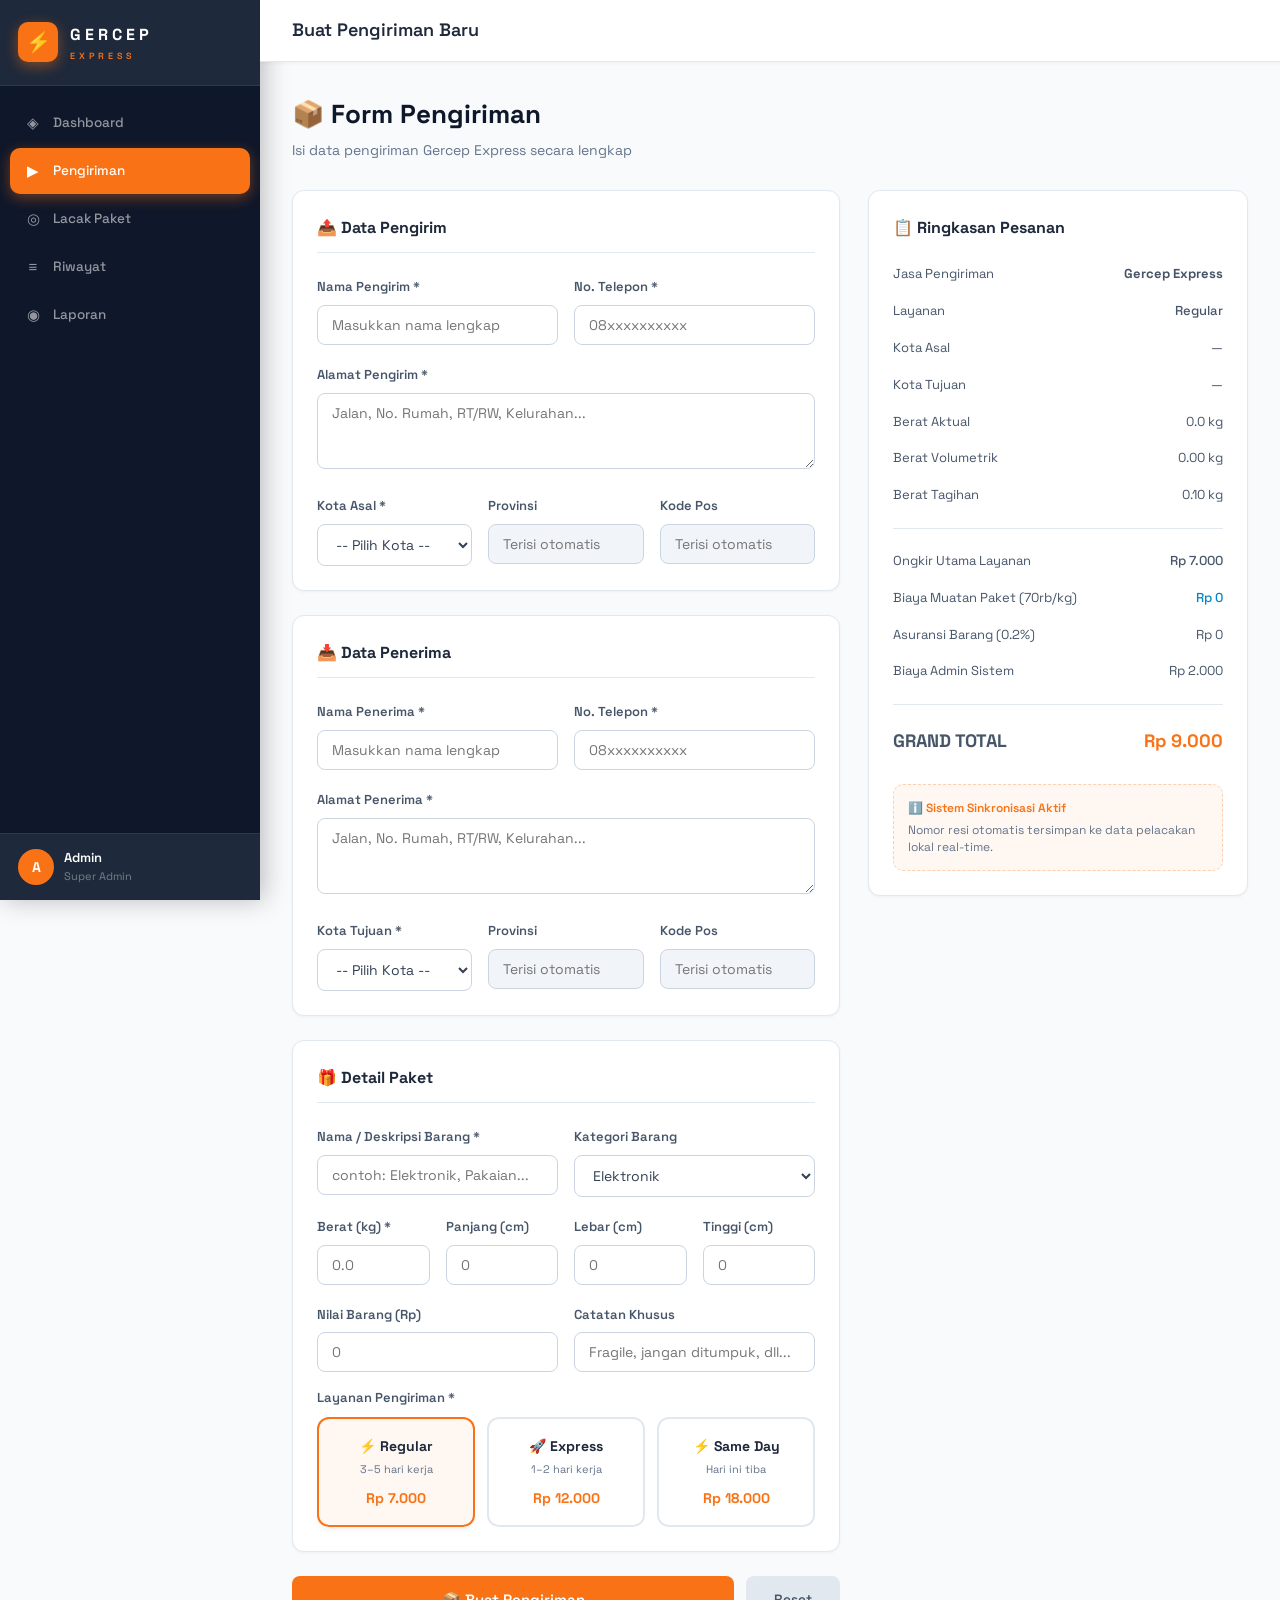
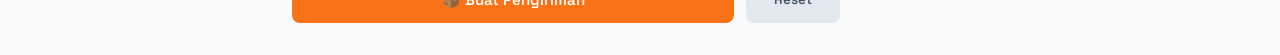
<file: pengiriman.html>
<!DOCTYPE html>
<html lang="id">
<head>
  <meta charset="UTF-8" />
  <meta name="viewport" content="width=device-width, initial-scale=1.0, maximum-scale=1.0, user-scalable=no" />
  <title>Gercep Express — Pengiriman</title>
  <link rel="stylesheet" href="style.css" />
  <link href="https://fonts.googleapis.com/css2?family=Space+Grotesk:wght@300;400;500;600;700&family=DM+Mono:wght@400;500&display=swap" rel="stylesheet" />
</head>
<body style="margin: 0; padding: 0; box-sizing: border-box; font-family: 'Space Grotesk', sans-serif; background-color: #f8fafc;">

  <aside class="sidebar" id="sidebar" style="position: fixed; top: 0; left: 0; bottom: 0; width: 260px; z-index: 100;">
    <div class="sb-brand">
      <div class="sb-icon">⚡</div>
      <div>
        <div class="sb-name">GERCEP</div>
        <div class="sb-sub">EXPRESS</div>
      </div>
    </div>
    <nav class="sb-nav">
      <a href="index.html" class="nav-item">
        <span class="nav-ic">◈</span>
        <span>Dashboard</span>
      </a>
      <a href="pengiriman.html" class="nav-item active">
        <span class="nav-ic">▶</span>
        <span>Pengiriman</span>
      </a>
      <a href="lacak.html" class="nav-item">
        <span class="nav-ic">◎</span>
        <span>Lacak Paket</span>
      </a>
      <a href="riwayat.html" class="nav-item">
        <span class="nav-ic">≡</span>
        <span>Riwayat</span>
      </a>
      <a href="laporan.html" class="nav-item">
        <span class="nav-ic">◉</span>
        <span>Laporan</span>
      </a>
    </nav>
    <div class="sb-footer">
      <div class="sb-avatar">A</div>
      <div>
        <div class="sb-uname">Admin</div>
        <div class="sb-urole">Super Admin</div>
      </div>
    </div>
  </aside>

  <main class="main-wrap" style="margin-left: 260px; min-height: 100vh; display: block; overflow-x: hidden;">
    
    <header class="topbar" style="padding: 16px 32px; background: #fff; border-bottom: 1px solid #e2e8f0;">
      <div class="topbar-l">
        <button class="menu-btn" onclick="document.getElementById('sidebar').classList.toggle('open')">☰</button>
        <div class="page-title" style="font-weight: 600; font-size: 18px; color: #1e293b;">Buat Pengiriman Baru</div>
      </div>
    </header>

    <div class="content" style="padding: 32px; box-sizing: border-box;">
      
      <div class="page-header" style="margin-bottom: 28px;">
        <div>
          <h1 style="font-size: 26px; font-weight: 700; margin: 0; color: #0f172a;">📦 Form Pengiriman</h1>
          <p style="color: #64748b; font-size:14px; margin-top:4px">Isi data pengiriman Gercep Express secara lengkap</p>
        </div>
      </div>

      <div style="display:grid; grid-template-columns: 1fr 380px; gap: 28px; min-width: 0; align-items: start;">
        
        <div style="min-width: 0;">
          
          <div class="card" style="background:#fff; padding:24px; border-radius:12px; margin-bottom:24px; box-shadow: 0 1px 3px rgba(0,0,0,0.05); border: 1px solid #e2e8f0;">
            <div class="card-ttl" style="margin-bottom:20px; padding-bottom:12px; border-bottom:1px solid #e2e8f0; font-weight:700; font-size: 16px; color: #1e293b;">
              📤 Data Pengirim
            </div>
            <div style="display:grid; grid-template-columns:1fr 1fr; gap:16px; margin-bottom: 16px;">
              <div class="form-group">
                <label class="form-label">Nama Pengirim *</label>
                <input class="form-control-custom" id="nama-pengirim" type="text" placeholder="Masukkan nama lengkap" />
              </div>
              <div class="form-group">
                <label class="form-label">No. Telepon *</label>
                <input class="form-control-custom" id="telp-pengirim" type="tel" placeholder="08xxxxxxxxxx" />
              </div>
            </div>
            <div class="form-group" style="margin-bottom: 16px;">
              <label class="form-label">Alamat Pengirim *</label>
              <textarea class="form-control-custom" id="alamat-pengirim" rows="3" placeholder="Jalan, No. Rumah, RT/RW, Kelurahan..."></textarea>
            </div>
            <div style="display:grid; grid-template-columns:1fr 1fr 1fr; gap:16px;">
              <div class="form-group">
                <label class="form-label">Kota Asal *</label>
                <select class="form-control-custom" id="kota-asal" onchange="autoFillWilayah('asal')">
                  <option value="">-- Pilih Kota --</option>
                  <option value="Jakarta">Jakarta</option>
                  <option value="Bandung">Bandung</option>
                  <option value="Surabaya">Surabaya</option>
                  <option value="Medan">Medan</option>
                  <option value="Makassar">Makassar</option>
                  <option value="Yogyakarta">Yogyakarta</option>
                  <option value="Semarang">Semarang</option>
                  <option value="Palembang">Palembang</option>
                  <option value="Denpasar">Denpasar</option>
                </select>
              </div>
              <div class="form-group">
                <label class="form-label">Provinsi</label>
                <input class="form-control-custom" id="prov-pengirim" type="text" placeholder="Terisi otomatis" readonly style="background: #f1f5f9; cursor: not-allowed;" />
              </div>
              <div class="form-group">
                <label class="form-label">Kode Pos</label>
                <input class="form-control-custom" id="pos-pengirim" type="text" placeholder="Terisi otomatis" readonly style="background: #f1f5f9; cursor: not-allowed;" />
              </div>
            </div>
          </div>

          <div class="card" style="background:#fff; padding:24px; border-radius:12px; margin-bottom:24px; box-shadow: 0 1px 3px rgba(0,0,0,0.05); border: 1px solid #e2e8f0;">
            <div class="card-ttl" style="margin-bottom:20px; padding-bottom:12px; border-bottom:1px solid #e2e8f0; font-weight:700; font-size: 16px; color: #1e293b;">
              📥 Data Penerima
            </div>
            <div style="display:grid; grid-template-columns:1fr 1fr; gap:16px; margin-bottom: 16px;">
              <div class="form-group">
                <label class="form-label">Nama Penerima *</label>
                <input class="form-control-custom" id="nama-penerima" type="text" placeholder="Masukkan nama lengkap" />
              </div>
              <div class="form-group">
                <label class="form-label">No. Telepon *</label>
                <input class="form-control-custom" id="telp-penerima" type="tel" placeholder="08xxxxxxxxxx" />
              </div>
            </div>
            <div class="form-group" style="margin-bottom: 16px;">
              <label class="form-label">Alamat Penerima *</label>
              <textarea class="form-control-custom" id="alamat-penerima" rows="3" placeholder="Jalan, No. Rumah, RT/RW, Kelurahan..."></textarea>
            </div>
            <div style="display:grid; grid-template-columns:1fr 1fr 1fr; gap:16px;">
              <div class="form-group">
                <label class="form-label">Kota Tujuan *</label>
                <select class="form-control-custom" id="kota-tujuan" onchange="autoFillWilayah('tujuan')">
                  <option value="">-- Pilih Kota --</option>
                  <option value="Jakarta">Jakarta</option>
                  <option value="Bandung">Bandung</option>
                  <option value="Surabaya">Surabaya</option>
                  <option value="Medan">Medan</option>
                  <option value="Makassar">Makassar</option>
                  <option value="Yogyakarta">Yogyakarta</option>
                  <option value="Semarang">Semarang</option>
                  <option value="Palembang">Palembang</option>
                  <option value="Denpasar">Denpasar</option>
                </select>
              </div>
              <div class="form-group">
                <label class="form-label">Provinsi</label>
                <input class="form-control-custom" id="prov-penerima" type="text" placeholder="Terisi otomatis" readonly style="background: #f1f5f9; cursor: not-allowed;" />
              </div>
              <div class="form-group">
                <label class="form-label">Kode Pos</label>
                <input class="form-control-custom" id="pos-penerima" type="text" placeholder="Terisi otomatis" readonly style="background: #f1f5f9; cursor: not-allowed;" />
              </div>
            </div>
          </div>

          <div class="card" style="background:#fff; padding:24px; border-radius:12px; margin-bottom:24px; box-shadow: 0 1px 3px rgba(0,0,0,0.05); border: 1px solid #e2e8f0;">
            <div class="card-ttl" style="margin-bottom:20px; padding-bottom:12px; border-bottom:1px solid #e2e8f0; font-weight:700; font-size: 16px; color: #1e293b;">
              🎁 Detail Paket
            </div>
            <div style="display:grid; grid-template-columns:1fr 1fr; gap:16px; margin-bottom: 16px;">
              <div class="form-group">
                <label class="form-label">Nama / Deskripsi Barang *</label>
                <input class="form-control-custom" id="nama-barang" type="text" placeholder="contoh: Elektronik, Pakaian..." />
              </div>
              <div class="form-group">
                <label class="form-label">Kategori Barang</label>
                <select class="form-control-custom" id="kategori">
                  <option>Elektronik</option><option>Pakaian</option><option>Makanan</option>
                  <option>Dokumen</option><option>Furniture</option><option>Lainnya</option>
                </select>
              </div>
            </div>
            <div style="display:grid; grid-template-columns:1fr 1fr 1fr 1fr; gap:16px; margin-bottom: 16px;">
              <div class="form-group">
                <label class="form-label">Berat (kg) *</label>
                <input class="form-control-custom" id="berat" type="number" step="0.1" min="0.1" placeholder="0.0" oninput="hitungOngkir()" />
              </div>
              <div class="form-group">
                <label class="form-label">Panjang (cm)</label>
                <input class="form-control-custom" id="panjang" type="number" placeholder="0" oninput="hitungOngkir()" />
              </div>
              <div class="form-group">
                <label class="form-label">Lebar (cm)</label>
                <input class="form-control-custom" id="lebar" type="number" placeholder="0" oninput="hitungOngkir()" />
              </div>
              <div class="form-group">
                <label class="form-label">Tinggi (cm)</label>
                <input class="form-control-custom" id="tinggi" type="number" placeholder="0" oninput="hitungOngkir()" />
              </div>
            </div>
            <div style="display:grid; grid-template-columns:1fr 1fr; gap:16px; margin-bottom: 16px;">
              <div class="form-group">
                <label class="form-label">Nilai Barang (Rp)</label>
                <input class="form-control-custom" id="nilai-barang" type="number" placeholder="0" oninput="hitungOngkir()" />
              </div>
              <div class="form-group">
                <label class="form-label">Catatan Khusus</label>
                <input class="form-control-custom" id="catatan" type="text" placeholder="Fragile, jangan ditumpuk, dll..." />
              </div>
            </div>
            <div class="form-group">
              <label class="form-label" style="margin-bottom: 8px; display: block;">Layanan Pengiriman *</label>
              <div style="display:grid; grid-template-columns:repeat(3,1fr); gap:12px;">
                <label class="service-opt" id="opt-regular" onclick="selectService('regular')">
                  <input type="radio" name="service" value="regular" checked />
                  <div class="service-name">⚡ Regular</div>
                  <div class="service-desc">3–5 hari kerja</div>
                  <div class="service-price" id="price-regular">Rp –</div>
                </label>
                <label class="service-opt" id="opt-express" onclick="selectService('express')">
                  <input type="radio" name="service" value="express" />
                  <div class="service-name">🚀 Express</div>
                  <div class="service-desc">1–2 hari kerja</div>
                  <div class="service-price" id="price-express">Rp –</div>
                </label>
                <label class="service-opt" id="opt-sameday" onclick="selectService('sameday')">
                  <input type="radio" name="service" value="sameday" />
                  <div class="service-name">⚡ Same Day</div>
                  <div class="service-desc">Hari ini tiba</div>
                  <div class="service-price" id="price-sameday">Rp –</div>
                </label>
              </div>
            </div>
          </div>

          <div style="display:flex; gap:12px; margin-top: 24px;">
            <button class="btn btn-primary" onclick="submitPengiriman()" style="flex:1; justify-content:center; background:#F97316; color:#fff; border:none; padding:14px; border-radius:8px; font-weight:600; font-size:15px; cursor:pointer; transition: background 0.2s;">
              📦 Buat Pengiriman
            </button>
            <button class="btn btn-secondary" onclick="resetForm()" style="padding:14px 28px; cursor:pointer; border-radius:8px; background:#e2e8f0; color:#475569; border:none; font-weight:600;">Reset</button>
          </div>
        </div>

        <div style="min-width: 0;">
          <div class="card" style="position:sticky; top:100px; background:#fff; padding:24px; border-radius:12px; box-shadow: 0 1px 3px rgba(0,0,0,0.05); border: 1px solid #e2e8f0;">
            <div class="card-ttl" style="margin-bottom:16px; font-weight:700; font-size:16px; color:#1e293b;">📋 Ringkasan Pesanan</div>
            <div class="summary-row"><span>Jasa Pengiriman</span><strong>Gercep Express</strong></div>
            <div class="summary-row"><span>Layanan</span><span id="sum-service" style="font-weight:500;">Regular</span></div>
            <div class="summary-row"><span>Kota Asal</span><span id="sum-asal">—</span></div>
            <div class="summary-row"><span>Kota Tujuan</span><span id="sum-tujuan">—</span></div>
            <div class="summary-row"><span>Berat Aktual</span><span id="sum-berat">— kg</span></div>
            <div class="summary-row"><span>Berat Volumetrik</span><span id="sum-vol">— kg</span></div>
            <div class="summary-row"><span>Berat Tagihan</span><span id="sum-tagih">— kg</span></div>
            <div style="height:1px; background:#e2e8f0; margin:14px 0"></div>
            
            <div class="summary-row"><span>Ongkir Utama Layanan</span><span id="sum-ongkir" style="font-weight:500">Rp 0</span></div>
            <div class="summary-row"><span>Biaya Muatan Paket (70rb/kg)</span><span id="sum-biaya-barang" style="color:#0284c7; font-weight:500">Rp 0</span></div>
            <div class="summary-row"><span>Asuransi Barang (0.2%)</span><span id="sum-asuransi">Rp 0</span></div>
            <div class="summary-row"><span>Biaya Admin Sistem</span><span>Rp 2.000</span></div>
            <div style="height:1px; background:#e2e8f0; margin:14px 0"></div>
            <div class="summary-row" style="font-size:18px; font-weight:700">
              <span>GRAND TOTAL</span>
              <span id="sum-total" style="color:#F97316">Rp 2.000</span>
            </div>
            
            <div style="margin-top:20px; background:rgba(249,115,22,0.06); border-radius:10px; padding:14px; border: 1px dashed rgba(249,115,22,0.3);">
              <div style="font-size:12px; font-weight:600; color:#F97316; margin-bottom:4px">ℹ️ Sistem Sinkronisasi Aktif</div>
              <div style="font-size:12px; color:#64748b; line-height: 1.4;">Nomor resi otomatis tersimpan ke data pelacakan lokal real-time.</div>
            </div>
          </div>
        </div>

      </div>
    </div>
  </main>

  <div class="modal-overlay" id="success-modal" style="position: fixed; top: 0; left: 0; right: 0; bottom: 0; background: rgba(15, 23, 42, 0.6); display: none; justify-content: center; align-items: center; z-index: 1000; backdrop-filter: blur(4px);">
    <div class="modal" style="background: #fff; padding: 32px; border-radius: 16px; max-width: 460px; width: 100%; box-sizing: border-box; margin: 20px; box-shadow: 0 20px 25px -5px rgba(0,0,0,0.1);">
      <div style="text-align:center">
        <div style="font-size:56px;margin-bottom:12px">✅</div>
        <div style="font-size:22px;font-weight:700;margin-bottom:8px; color:#0f172a;">Pengiriman Berhasil Dibuat!</div>
        <div style="color:#64748b;margin-bottom:16px">Nomor resi pendaftaran paket:</div>
        <div id="modal-resi" style="font-family:'DM Mono',monospace;font-size:24px;font-weight:700;color:#F97316;background:rgba(249,115,22,0.08);padding:14px;border-radius:10px;letter-spacing:2px;margin-bottom:20px; border: 1px solid rgba(249,115,22,0.2);"></div>
        <p style="font-size:13px;color:#64748b;margin-bottom:24px">Data otomatis terkirim dan tersinkronisasi langsung ke halaman pelacak paket.</p>
        <div style="display:flex;gap:12px;justify-content:center">
          <button class="btn btn-primary" onclick="closeModal()" style="padding: 12px 20px; background: #475569; color: #fff; border: none; border-radius:8px; font-weight: 600; cursor: pointer;">Tutup Form</button>
          <a href="lacak.html" style="padding: 12px 20px; text-decoration: none; background: #F97316; color: #fff; border-radius: 8px; font-weight: 600; display: inline-block;">Lacak Sekarang →</a>
        </div>
      </div>
    </div>
  </div>

  <style>
    .form-control-custom {
      width: 100%;
      padding: 10px 14px;
      box-sizing: border-box;
      border: 1px solid #cbd5e1;
      border-radius: 8px;
      font-size: 14px;
      font-family: inherit;
      color: #334155;
      background-color: #fff;
      transition: all 0.2s ease;
      margin-top: 6px;
    }
    .form-control-custom:focus {
      outline: none;
      border-color: #F97316;
      box-shadow: 0 0 0 3px rgba(249, 115, 22, 0.15);
    }
    .form-label {
      font-size: 13px;
      font-weight: 600;
      color: #475569;
    }
    .service-opt {
      border: 2px solid #e2e8f0;
      border-radius: 12px;
      padding: 16px;
      cursor: pointer;
      transition: all 0.2s;
      text-align: center;
      background: #fff;
    }
    .service-opt:hover { border-color: #F97316; background: rgba(249,115,22,0.02); }
    .service-opt.selected { border-color: #F97316; background: rgba(249,115,22,0.06); box-shadow: 0 4px 6px -1px rgba(0,0,0,0.05); }
    .service-opt input { display: none; }
    .service-name { font-size: 14px; font-weight: 700; margin-bottom: 4px; color: #1e293b; }
    .service-desc { font-size: 11px; color: #64748b; margin-bottom: 8px; }
    .service-price { font-size: 14px; font-weight: 700; color: #F97316; }
    .summary-row { display:flex; justify-content:space-between; align-items:center; font-size:13px; padding:8px 0; color:#475569; }
    textarea.form-control-custom { resize: vertical; }
    .modal-overlay.open { display: flex !important; }
  </style>

  <script>
    // Database Pemetaan Wilayah Indonesia Otomatis (Anti-Ketik Manual)
    const databaseWilayah = {
      "Jakarta": { provinsi: "DKI Jakarta", kodepos: "10110" },
      "Bandung": { provinsi: "Jawa Barat", kodepos: "40111" },
      "Surabaya": { provinsi: "Jawa Timur", kodepos: "60111" },
      "Medan": { provinsi: "Sumatera Utara", kodepos: "20111" },
      "Makassar": { provinsi: "Sulawesi Selatan", kodepos: "90111" },
      "Yogyakarta": { provinsi: "DI Yogyakarta", kodepos: "55111" },
      "Semarang": { provinsi: "Jawa Tengah", kodepos: "50111" },
      "Palembang": { provinsi: "Sumatera Selatan", kodepos: "30111" },
      "Denpasar": { provinsi: "Bali", kodepos: "80111" }
    };

    let selectedService = 'regular';
    const rates = { regular: 7000, express: 12000, sameday: 18000 };

    // Fungsi Otomatis Mengisi Provinsi dan Kode Pos
    function autoFillWilayah(tipe) {
      if (tipe === 'asal') {
        const kotaAsal = document.getElementById('kota-asal').value;
        const data = databaseWilayah[kotaAsal];
        document.getElementById('prov-pengirim').value = data ? data.provinsi : '';
        document.getElementById('pos-pengirim').value = data ? data.kodepos : '';
        document.getElementById('sum-asal').textContent = kotaAsal || '—';
      } else if (tipe === 'tujuan') {
        const kotaTujuan = document.getElementById('kota-tujuan').value;
        const data = databaseWilayah[kotaTujuan];
        document.getElementById('prov-penerima').value = data ? data.provinsi : '';
        document.getElementById('pos-penerima').value = data ? data.kodepos : '';
        document.getElementById('sum-tujuan').textContent = kotaTujuan || '—';
      }
      hitungOngkir();
    }

    function selectService(s) {
      selectedService = s;
      document.querySelectorAll('.service-opt').forEach(el => el.classList.remove('selected'));
      document.getElementById('opt-' + s).classList.add('selected');
      document.getElementById('sum-service').textContent = {regular:'Regular', express:'Express', sameday:'Same Day'}[s];
      hitungOngkir();
    }

    // Inisialisasi awal pilihan layanan
    selectService('regular');

    // Perhitungan Logika Ongkir Berdasarkan Aturan Kelipatan Berat 0.1 Kg
    function hitungOngkir() {
      const beratInput = parseFloat(document.getElementById('berat').value) || 0;
      const p = parseFloat(document.getElementById('panjang').value) || 0;
      const l = parseFloat(document.getElementById('lebar').value) || 0;
      const t = parseFloat(document.getElementById('tinggi').value) || 0;
      
      // Rumus Volumetrik Cargo Standard
      const vol = (p * l * t) / 6000;
      const tagih = Math.max(beratInput, vol, 0.1);

      document.getElementById('sum-berat').textContent = beratInput.toFixed(1) + ' kg';
      document.getElementById('sum-vol').textContent = vol.toFixed(2) + ' kg';
      document.getElementById('sum-tagih').textContent = tagih.toFixed(2) + ' kg';

      // 1. Biaya Jasa Kurir Utama Layanan
      const ongkirUtama = Math.ceil(tagih) * rates[selectedService];

      // 2. Perhitungan Tambahan: Muatan Barang per kg (1 kg = 70.000, kelipatan 0.1 kg = 700)
      // Rumus: Total kelipatan 0.1 kg dikali 700 rupiah
      const jumlahKelipatan = Math.ceil(beratInput / 0.1);
      const biayaMuatanBarang = jumlahKelipatan * 700;

      // 3. Asuransi Barang (0.2%) & Biaya Admin Tetap
      const nilaiBarang = parseFloat(document.getElementById('nilai-barang').value) || 0;
      const asuransi = nilaiBarang * 0.002;
      const totalSeluruhnya = ongkirUtama + biayaMuatanBarang + asuransi + 2000;

      // Update Tampilan Harga pada Pilihan Tombol Layanan Kurir
      ['regular','express','sameday'].forEach(s => {
        const pEl = document.getElementById('price-' + s);
        if (pEl) pEl.textContent = 'Rp ' + (Math.ceil(tagih) * rates[s]).toLocaleString('id-ID');
      });

      // Update Tampilan Rincian pada Panel Ringkasan Sebelah Kanan
      document.getElementById('sum-ongkir').textContent = 'Rp ' + ongkirUtama.toLocaleString('id-ID');
      document.getElementById('sum-biaya-barang').textContent = 'Rp ' + biayaMuatanBarang.toLocaleString('id-ID');
      document.getElementById('sum-asuransi').textContent = 'Rp ' + Math.round(asuransi).toLocaleString('id-ID');
      document.getElementById('sum-total').textContent = 'Rp ' + Math.round(totalSeluruhnya).toLocaleString('id-ID');
    }

    // Fungsi Validasi & Submit Data ke LocalStorage dengan Kunci 'pengiriman_list'
    function submitPengiriman() {
      const required = ['nama-pengirim','telp-pengirim','alamat-pengirim','kota-asal','nama-penerima','telp-penerima','alamat-penerima','kota-tujuan','nama-barang','berat'];
      let valid = true;
      
      required.forEach(id => {
        const el = document.getElementById(id);
        if (el) {
          if (!el.value.trim()) { el.style.borderColor = '#EF4444'; valid = false; }
          else el.style.borderColor = '';
        }
      });

      if (!valid) { 
        alert('Harap lengkapi seluruh kolom wajib bertanda bintang (*) sebelum memproses!');
        return; 
      }

      // Membuat Kode Unik Resi Otomatis
      const resi = 'GE-' + new Date().toISOString().slice(0,10).replace(/-/g,'') + '-' + Math.floor(Math.random()*900+100);
      document.getElementById('modal-resi').textContent = resi;
      document.getElementById('success-modal').classList.add('open');

      const hariIni = new Date();
      const tglFormat = String(hariIni.getDate()).padStart(2, '0') + '/' + String(hariIni.getMonth() + 1).padStart(2, '0') + '/' + hariIni.getFullYear();

      // Struktur data lengkap agar terbaca sempurna di lacak.html
      const paketBaru = {
        resi: resi,
        pengirim: document.getElementById('nama-pengirim').value,
        penerima: document.getElementById('nama-penerima').value,
        asal: document.getElementById('kota-asal').value,
        tujuan: document.getElementById('kota-tujuan').value,
        berat: document.getElementById('berat').value + ' kg',
        layanan: selectedService.toUpperCase(),
        status: 'pending',
        tanggal: tglFormat,
        eta: selectedService === 'sameday' ? 'Hari Ini Tiba' : (selectedService === 'express' ? '1-2 Hari' : '3-5 Hari'),
        timeline: [
          { icon: '📝', label: 'Pesanan Dibuat', desc: 'Pengiriman berhasil didaftarkan ke sistem.', time: tglFormat + ' Baru Saja', active: true },
          { icon: '📦', label: 'Paket Diambil', desc: 'Menunggu Kurir Driver menjemput paket di lokasi pengirim.', time: '—', active: false },
          { icon: '🚚', label: 'Dalam Perjalanan', desc: 'Menunggu...', time: '—', active: false },
          { icon: '✅', label: 'Paket Diterima', desc: 'Menunggu...', time: '—', active: false }
        ]
      };

      // PROSES SIMPAN SINKRONISASI
      let listData = localStorage.getItem('pengiriman_list');
      listData = listData ? JSON.parse(listData) : [];
      listData.unshift(paketBaru); // Menyisipkan data terbaru di urutan paling atas
      localStorage.setItem('pengiriman_list', JSON.stringify(listData));
    }

    function closeModal() {
      document.getElementById('success-modal').classList.remove('open');
      resetForm();
    }

    function resetForm() {
      document.querySelectorAll('.form-control-custom').forEach(el => { el.value = ''; el.style.borderColor = ''; });
      document.getElementById('sum-asal').textContent = '—';
      document.getElementById('sum-tujuan').textContent = '—';
      selectService('regular');
      hitungOngkir();
    }
  </script>
</body>
</html>
</file>
<file: style.css>
/* ===================================================
   GERCEP EXPRESS — MAIN CSS
   Self-contained (tidak butuh internet/Google Fonts)
   =================================================== */
*, *::before, *::after { box-sizing: border-box; margin: 0; padding: 0; }

:root {
  --org:    #F97316;
  --org-dk: #C2410C;
  --org-lt: #FFF7ED;
  --dark:   #0F172A;
  --dark2:  #1E293B;
  --dark3:  #334155;
  --white:  #FFFFFF;
  --bg:     #F8FAFC;
  --bdr:    #E2E8F0;
  --txt:    #0F172A;
  --muted:  #64748B;
  --grn:    #059669; --grn-lt: #D1FAE5;
  --yel:    #D97706; --yel-lt: #FEF3C7;
  --blu:    #2563EB; --blu-lt: #DBEAFE;
  --red:    #DC2626; --red-lt: #FEE2E2;
  --sw:     248px;
  --r:      10px;
  --rl:     14px;
  --sh:     0 1px 3px rgba(0,0,0,.08);
  --shm:    0 4px 16px rgba(0,0,0,.10);
}

body {
  font-family: -apple-system, BlinkMacSystemFont, 'Segoe UI', Roboto, Arial, sans-serif;
  background: var(--bg); color: var(--txt); line-height: 1.6;
}

/* ── SIDEBAR ── */
.sidebar {
  width: var(--sw); background: var(--dark); color: #fff;
  display: flex; flex-direction: column;
  position: fixed; inset: 0 auto 0 0;
  z-index: 200; box-shadow: 4px 0 24px rgba(0,0,0,.25);
  transition: transform .3s ease;
}
.sb-brand {
  display: flex; align-items: center; gap: 12px;
  padding: 22px 18px; border-bottom: 1px solid rgba(255,255,255,.07);
  background: var(--dark2);
}
.sb-icon {
  width: 40px; height: 40px; background: var(--org); border-radius: 10px;
  display: flex; align-items: center; justify-content: center;
  font-size: 20px; flex-shrink: 0; box-shadow: 0 4px 14px rgba(249,115,22,.45);
}
.sb-name { font-size: 16px; font-weight: 800; letter-spacing: 4px; color: #fff; }
.sb-sub  { font-size: 9px; letter-spacing: 4px; color: var(--org); font-weight: 600; margin-top: 1px; }
.sb-role-badge {
  font-size: 10px; font-weight: 700; letter-spacing: 1px; text-transform: uppercase;
  background: rgba(249,115,22,.2); color: var(--org); border: 1px solid rgba(249,115,22,.3);
  padding: 2px 8px; border-radius: 20px; margin-top: 4px; display: inline-block;
}
.sb-nav { flex: 1; padding: 14px 10px; display: flex; flex-direction: column; gap: 2px; }
.nav-item {
  display: flex; align-items: center; gap: 10px; padding: 11px 13px;
  border-radius: var(--r); color: rgba(255,255,255,.55);
  text-decoration: none; font-size: 13.5px; font-weight: 500;
  transition: all .18s; cursor: pointer;
}
.nav-item:hover { background: rgba(255,255,255,.07); color: rgba(255,255,255,.9); }
.nav-item.active { background: var(--org); color: #fff; box-shadow: 0 4px 14px rgba(249,115,22,.4); }
.nav-ic { font-size: 15px; width: 20px; text-align: center; }
.sb-footer {
  padding: 14px 18px; border-top: 1px solid rgba(255,255,255,.07);
  background: var(--dark2); display: flex; align-items: center; gap: 10px;
}
.sb-avatar {
  width: 36px; height: 36px; background: var(--org); border-radius: 50%;
  display: flex; align-items: center; justify-content: center;
  font-weight: 700; color: #fff; font-size: 14px; flex-shrink: 0;
}
.sb-uname { font-size: 13px; font-weight: 600; color: #fff; }
.sb-urole { font-size: 11px; color: rgba(255,255,255,.4); }
.sb-logout {
  margin-left: auto; background: none; border: none; color: rgba(255,255,255,.4);
  font-size: 18px; cursor: pointer; padding: 4px; border-radius: 6px; transition: color .15s;
}
.sb-logout:hover { color: var(--red); }

/* ── TOPBAR ── */
.topbar {
  background: var(--white); border-bottom: 1px solid var(--bdr);
  padding: 13px 28px; display: flex; align-items: center;
  justify-content: space-between; position: sticky; top: 0; z-index: 100;
  box-shadow: 0 1px 4px rgba(0,0,0,.05);
}
.topbar-l { display: flex; align-items: center; gap: 14px; }
.topbar-r { display: flex; align-items: center; gap: 12px; }
.menu-btn {
  background: none; border: 1px solid var(--bdr); border-radius: 8px;
  padding: 6px 10px; cursor: pointer; font-size: 18px; display: none;
}
.page-title { font-size: 17px; font-weight: 700; color: var(--dark); }
.date-pill {
  font-size: 12px; color: var(--muted); background: var(--bg);
  border: 1px solid var(--bdr); padding: 5px 13px; border-radius: 30px; font-weight: 500;
}

/* ── MAIN WRAPPER ── */
.main-wrap { margin-left: var(--sw); flex: 1; display: flex; flex-direction: column; min-height: 100vh; }
.content   { padding: 24px 28px; flex: 1; }

/* ── PAGE HEADER ── */
.ph { display: flex; align-items: flex-start; justify-content: space-between; margin-bottom: 22px; }
.ph h1 { font-size: 22px; font-weight: 800; color: var(--dark); }
.ph p  { font-size: 13px; color: var(--muted); margin-top: 2px; }

/* ── STAT CARDS ── */
.stats-grid { display: grid; grid-template-columns: repeat(4,1fr); gap: 16px; margin-bottom: 22px; }
.sc {
  background: var(--white); border: 1px solid var(--bdr); border-radius: var(--rl);
  padding: 20px; position: relative; overflow: hidden;
  box-shadow: var(--sh); transition: transform .2s, box-shadow .2s;
}
.sc:hover { transform: translateY(-2px); box-shadow: var(--shm); }
.sc::before {
  content: ''; position: absolute; top: 0; left: 0; right: 0;
  height: 4px; border-radius: var(--rl) var(--rl) 0 0;
}
.sc-o::before { background: var(--org); }
.sc-g::before { background: var(--grn); }
.sc-y::before { background: var(--yel); }
.sc-b::before { background: var(--blu); }
.sc-icon { width: 42px; height: 42px; border-radius: 10px; display: flex; align-items: center; justify-content: center; font-size: 20px; margin-bottom: 14px; }
.sc-o .sc-icon { background: var(--org-lt); }
.sc-g .sc-icon { background: var(--grn-lt); }
.sc-y .sc-icon { background: var(--yel-lt); }
.sc-b .sc-icon { background: var(--blu-lt); }
.sc-lbl { font-size: 11px; font-weight: 600; text-transform: uppercase; letter-spacing: .8px; color: var(--muted); margin-bottom: 6px; }
.sc-val { font-size: 30px; font-weight: 800; line-height: 1; margin-bottom: 6px; letter-spacing: -1px; }
.sc-o .sc-val { color: var(--org); }
.sc-g .sc-val { color: var(--grn); }
.sc-y .sc-val { color: var(--yel); }
.sc-b .sc-val { color: var(--blu); }
.sc-trend { font-size: 12px; color: var(--muted); font-weight: 500; }

/* ── CARD ── */
.card {
  background: var(--white); border: 1px solid var(--bdr);
  border-radius: var(--rl); padding: 20px; box-shadow: var(--sh);
}
.card-hdr { display: flex; align-items: center; justify-content: space-between; margin-bottom: 16px; }
.card-ttl { font-size: 14px; font-weight: 700; color: var(--dark); }
.card-lnk { font-size: 12px; color: var(--org); text-decoration: none; font-weight: 600; cursor: pointer; }

/* ── TABLE ── */
.tbl { width: 100%; border-collapse: collapse; font-size: 13px; }
.tbl th {
  text-align: left; padding: 9px 12px; font-size: 10.5px; font-weight: 700;
  text-transform: uppercase; letter-spacing: .7px; color: var(--muted);
  border-bottom: 2px solid var(--bdr); background: var(--bg);
}
.tbl td { padding: 11px 12px; border-bottom: 1px solid var(--bdr); vertical-align: middle; }
.tbl tr:last-child td { border: none; }
.tbl tr:hover td { background: var(--org-lt); }
.mono { font-family: 'Courier New', monospace; font-size: 12px; color: var(--org); font-weight: 600; }

/* ── BADGE ── */
.badge { display: inline-flex; align-items: center; gap: 4px; padding: 3px 10px; border-radius: 20px; font-size: 11px; font-weight: 700; }
.b-grn { background: var(--grn-lt); color: #065F46; }
.b-yel { background: var(--yel-lt); color: #92400E; }
.b-blu { background: var(--blu-lt); color: #1E40AF; }
.b-red { background: var(--red-lt); color: #991B1B; }
.b-org { background: var(--org-lt); color: var(--org-dk); }

/* ── BUTTONS ── */
.btn {
  display: inline-flex; align-items: center; gap: 8px;
  padding: 10px 20px; border-radius: var(--r); font-family: inherit;
  font-size: 13.5px; font-weight: 700; cursor: pointer; border: none;
  transition: all .18s; text-decoration: none;
}
.btn-org { background: var(--org); color: #fff; box-shadow: 0 4px 12px rgba(249,115,22,.3); }
.btn-org:hover { background: var(--org-dk); transform: translateY(-1px); }
.btn-ghost { background: var(--white); color: var(--txt); border: 1.5px solid var(--bdr); }
.btn-ghost:hover { background: var(--bg); }
.btn-red { background: var(--red); color: #fff; }
.btn-grn { background: var(--grn); color: #fff; }
.btn-sm { padding: 7px 14px; font-size: 12px; }

/* ── FORM ── */
.fg { margin-bottom: 16px; }
.fg label { display: block; font-size: 12.5px; font-weight: 600; margin-bottom: 6px; color: var(--txt); }
.inp, .sel, .ta {
  width: 100%; padding: 10px 13px; border: 1.5px solid var(--bdr);
  border-radius: var(--r); font-family: inherit; font-size: 13.5px;
  color: var(--txt); background: var(--white); outline: none; transition: border-color .2s, box-shadow .2s;
}
.inp:focus, .sel:focus, .ta:focus {
  border-color: var(--org); box-shadow: 0 0 0 3px rgba(249,115,22,.12);
}
.ta { resize: vertical; }
.sel { cursor: pointer; }
.grid-2 { display: grid; grid-template-columns: 1fr 1fr; gap: 14px; }
.grid-3 { display: grid; grid-template-columns: 1fr 1fr 1fr; gap: 14px; }
.grid-4 { display: grid; grid-template-columns: repeat(4,1fr); gap: 14px; }

/* ── TRACKING BOX ── */
.track-hero {
  background: var(--dark); border-radius: var(--rl); padding: 28px; color: #fff;
  margin-bottom: 20px; position: relative; overflow: hidden;
}
.track-hero::after { content: '⚡'; position: absolute; right: 20px; bottom: -10px; font-size: 90px; opacity: .06; }
.track-hero h2 { font-size: 20px; font-weight: 800; margin-bottom: 6px; }
.track-hero p  { color: rgba(255,255,255,.5); margin-bottom: 18px; font-size: 13px; }
.track-row { display: flex; gap: 12px; }
.track-inp {
  flex: 1; padding: 12px 16px; border-radius: var(--r);
  border: 1.5px solid rgba(255,255,255,.15); font-family: inherit;
  font-size: 14px; background: rgba(255,255,255,.08); color: #fff; outline: none;
}
.track-inp::placeholder { color: rgba(255,255,255,.35); }
.track-inp:focus { border-color: var(--org); }

/* ── TIMELINE ── */
.tl-item { display: flex; gap: 14px; padding-bottom: 22px; position: relative; }
.tl-item:not(:last-child)::before {
  content: ''; position: absolute; left: 17px; top: 36px; bottom: 0;
  width: 2px; background: var(--bdr);
}
.tl-dot {
  width: 36px; height: 36px; border-radius: 50%;
  background: var(--bg); border: 2px solid var(--bdr);
  display: flex; align-items: center; justify-content: center;
  font-size: 14px; flex-shrink: 0; position: relative; z-index: 1;
}
.tl-dot.on { background: var(--org); border-color: var(--org); }
.tl-ttl { font-weight: 700; font-size: 13.5px; margin-bottom: 2px; }
.tl-dsc { font-size: 12px; color: var(--muted); }
.tl-tm  { font-size: 11px; color: var(--muted); margin-top: 3px; font-family: monospace; }

/* ── SERVICE CARDS ── */
.svc-grid { display: grid; grid-template-columns: repeat(3,1fr); gap: 12px; }
.svc-card {
  border: 2px solid var(--bdr); border-radius: 12px; padding: 14px;
  cursor: pointer; transition: all .18s; text-align: center;
}
.svc-card:hover, .svc-card.sel { border-color: var(--org); background: var(--org-lt); }
.svc-nm { font-size: 13px; font-weight: 700; margin-bottom: 3px; }
.svc-dc { font-size: 11px; color: var(--muted); margin-bottom: 6px; }
.svc-pr { font-size: 13px; font-weight: 700; color: var(--org); }

/* ── SUMMARY ── */
.sum-row { display: flex; justify-content: space-between; font-size: 13px; padding: 7px 0; border-bottom: 1px solid var(--bdr); }
.sum-row:last-child { border: none; }

/* ── STATUS ── */
.st-list { display: flex; flex-direction: column; gap: 10px; }
.st-item {
  display: flex; align-items: center; gap: 10px;
  font-size: 13px; padding: 8px 12px;
  background: var(--bg); border: 1px solid var(--bdr); border-radius: var(--r);
}
.st-item span:nth-child(2) { flex: 1; font-weight: 500; }
.dot { width: 8px; height: 8px; border-radius: 50%; flex-shrink: 0; }
.dot-g { background: var(--grn); box-shadow: 0 0 0 3px rgba(5,150,105,.2); }
.dot-y { background: var(--yel); box-shadow: 0 0 0 3px rgba(217,119,6,.2); }
.dot-r { background: var(--red); box-shadow: 0 0 0 3px rgba(220,38,38,.2); }
.lbl-ok { font-size: 11px; font-weight: 700; color: var(--grn); }
.lbl-wr { font-size: 11px; font-weight: 700; color: var(--yel); }

/* ── MODAL ── */
.modal-bg {
  position: fixed; inset: 0; background: rgba(0,0,0,.5);
  display: none; align-items: center; justify-content: center; z-index: 500;
}
.modal-bg.open { display: flex; }
.modal {
  background: var(--white); border-radius: 18px;
  padding: 36px; width: 500px; max-width: 95vw;
  box-shadow: 0 25px 60px rgba(0,0,0,.2);
  animation: mpop .25s ease;
}
@keyframes mpop { from { transform: scale(.92); opacity: 0; } to { transform: scale(1); opacity: 1; } }
.modal-hdr { display: flex; align-items: center; justify-content: space-between; margin-bottom: 22px; }
.modal-ttl { font-size: 17px; font-weight: 800; }
.modal-x { background: var(--bg); border: none; border-radius: 50%; width: 32px; height: 32px; cursor: pointer; font-size: 18px; color: var(--muted); }

/* ── TOAST ── */
@keyframes slideUp { from { transform: translateY(20px); opacity: 0; } to { transform: translateY(0); opacity: 1; } }

/* ── SEARCH BAR ── */
.search-bar { display: flex; align-items: center; gap: 12px; margin-bottom: 18px; }
.search-wrap { position: relative; flex: 1; }
.search-wrap input {
  width: 100%; padding: 10px 13px 10px 38px; border: 1.5px solid var(--bdr);
  border-radius: var(--r); font-family: inherit; font-size: 13.5px; background: var(--white); outline: none;
}
.search-wrap input:focus { border-color: var(--org); box-shadow: 0 0 0 3px rgba(249,115,22,.12); }
.search-ico { position: absolute; left: 12px; top: 50%; transform: translateY(-50%); color: var(--muted); }

/* ── QUICK ACTIONS ── */
.qa-grid { display: grid; grid-template-columns: 1fr 1fr; gap: 10px; }
.qa-btn {
  display: flex; flex-direction: column; align-items: center; justify-content: center;
  gap: 8px; padding: 18px 12px; background: var(--bg);
  border: 1.5px solid var(--bdr); border-radius: var(--r);
  text-decoration: none; color: var(--txt); font-size: 12px; font-weight: 600;
  transition: all .18s; cursor: pointer; text-align: center;
}
.qa-btn:hover { background: var(--org-lt); border-color: var(--org); color: var(--org); transform: translateY(-2px); }
.qa-icon { font-size: 26px; }

/* ── RESI BOX ── */
.resi-box {
  font-family: 'Courier New', monospace; font-size: 20px; font-weight: 700;
  color: var(--org); background: var(--org-lt); border: 2px dashed var(--org);
  padding: 14px 20px; border-radius: 10px; letter-spacing: 3px; text-align: center;
}

/* ── BAR CHART ── */
.bar-wrap { display: flex; align-items: flex-end; gap: 8px; height: 110px; padding-top: 8px; }
.bar-col { flex: 1; display: flex; flex-direction: column; align-items: center; gap: 4px; }
.bar { width: 100%; border-radius: 5px 5px 0 0; background: var(--org); min-height: 4px; transition: height .3s; }
.bar.dim { background: rgba(249,115,22,.35); }
.bar-lbl { font-size: 10px; color: var(--muted); }
.bar-val { font-size: 10px; font-weight: 700; color: var(--txt); }

/* ── KPI GRID ── */
.kpi-grid { display: grid; grid-template-columns: repeat(4,1fr); gap: 16px; margin-bottom: 22px; }
.kpi {
  background: var(--white); border: 1px solid var(--bdr); border-radius: var(--rl);
  padding: 20px; text-align: center; box-shadow: var(--sh);
}
.kpi-icon { font-size: 30px; margin-bottom: 8px; }
.kpi-val  { font-size: 22px; font-weight: 800; }
.kpi-lbl  { font-size: 11px; color: var(--muted); margin-top: 4px; }

/* ── MID / BOT ROW ── */
.mid-row { display: grid; grid-template-columns: 1fr 320px; gap: 16px; margin-bottom: 20px; }
.bot-row { display: grid; grid-template-columns: 1fr 1fr; gap: 16px; margin-bottom: 28px; }

/* ══════════════════════════
   LOGIN PAGE
══════════════════════════ */
.login-page {
  min-height: 100vh; display: flex; align-items: center; justify-content: center;
  background: linear-gradient(135deg, var(--dark) 0%, var(--dark2) 50%, #1a0a00 100%);
  padding: 20px;
}
.login-box {
  background: var(--white); border-radius: 20px; padding: 48px 40px;
  width: 440px; max-width: 100%; box-shadow: 0 30px 80px rgba(0,0,0,.4);
}
.login-logo { text-align: center; margin-bottom: 32px; }
.login-logo .logo-icon {
  width: 64px; height: 64px; background: var(--org); border-radius: 16px;
  display: flex; align-items: center; justify-content: center;
  font-size: 32px; margin: 0 auto 12px; box-shadow: 0 8px 24px rgba(249,115,22,.4);
}
.login-logo h1 { font-size: 22px; font-weight: 800; letter-spacing: 2px; color: var(--dark); }
.login-logo p  { font-size: 13px; color: var(--muted); margin-top: 2px; }
.login-tabs { display: flex; gap: 6px; margin-bottom: 28px; padding: 5px; background: var(--bg); border-radius: 12px; }
.login-tab {
  flex: 1; padding: 10px; border: none; border-radius: 8px; cursor: pointer;
  font-family: inherit; font-size: 13px; font-weight: 600; transition: all .18s;
  background: transparent; color: var(--muted);
}
.login-tab.active { background: var(--org); color: #fff; box-shadow: 0 4px 12px rgba(249,115,22,.35); }
.login-form-title { font-size: 15px; font-weight: 700; color: var(--dark); margin-bottom: 20px; }
.login-info {
  background: var(--org-lt); border: 1px solid rgba(249,115,22,.25);
  border-radius: 10px; padding: 12px 16px; margin-bottom: 20px;
  font-size: 12px; color: var(--org-dk); line-height: 1.7;
}
.login-info strong { display: block; font-size: 12px; font-weight: 700; margin-bottom: 4px; }
.forgot { font-size: 12px; color: var(--org); text-decoration: none; float: right; font-weight: 500; }

/* ══════════════════════════
   RESPONSIVE
══════════════════════════ */
@media (max-width: 1100px) {
  .stats-grid { grid-template-columns: repeat(2,1fr); }
  .kpi-grid   { grid-template-columns: repeat(2,1fr); }
  .mid-row    { grid-template-columns: 1fr; }
}
@media (max-width: 768px) {
  .sidebar { transform: translateX(-100%); }
  .sidebar.open { transform: translateX(0); }
  .main-wrap { margin-left: 0 !important; }
  .menu-btn  { display: block; }
  .content   { padding: 16px; }
  .stats-grid, .kpi-grid { grid-template-columns: 1fr 1fr; }
  .bot-row   { grid-template-columns: 1fr; }
  .grid-2, .grid-3, .grid-4 { grid-template-columns: 1fr; }
}
@media (max-width: 480px) {
  .stats-grid, .kpi-grid { grid-template-columns: 1fr; }
}
</file>
